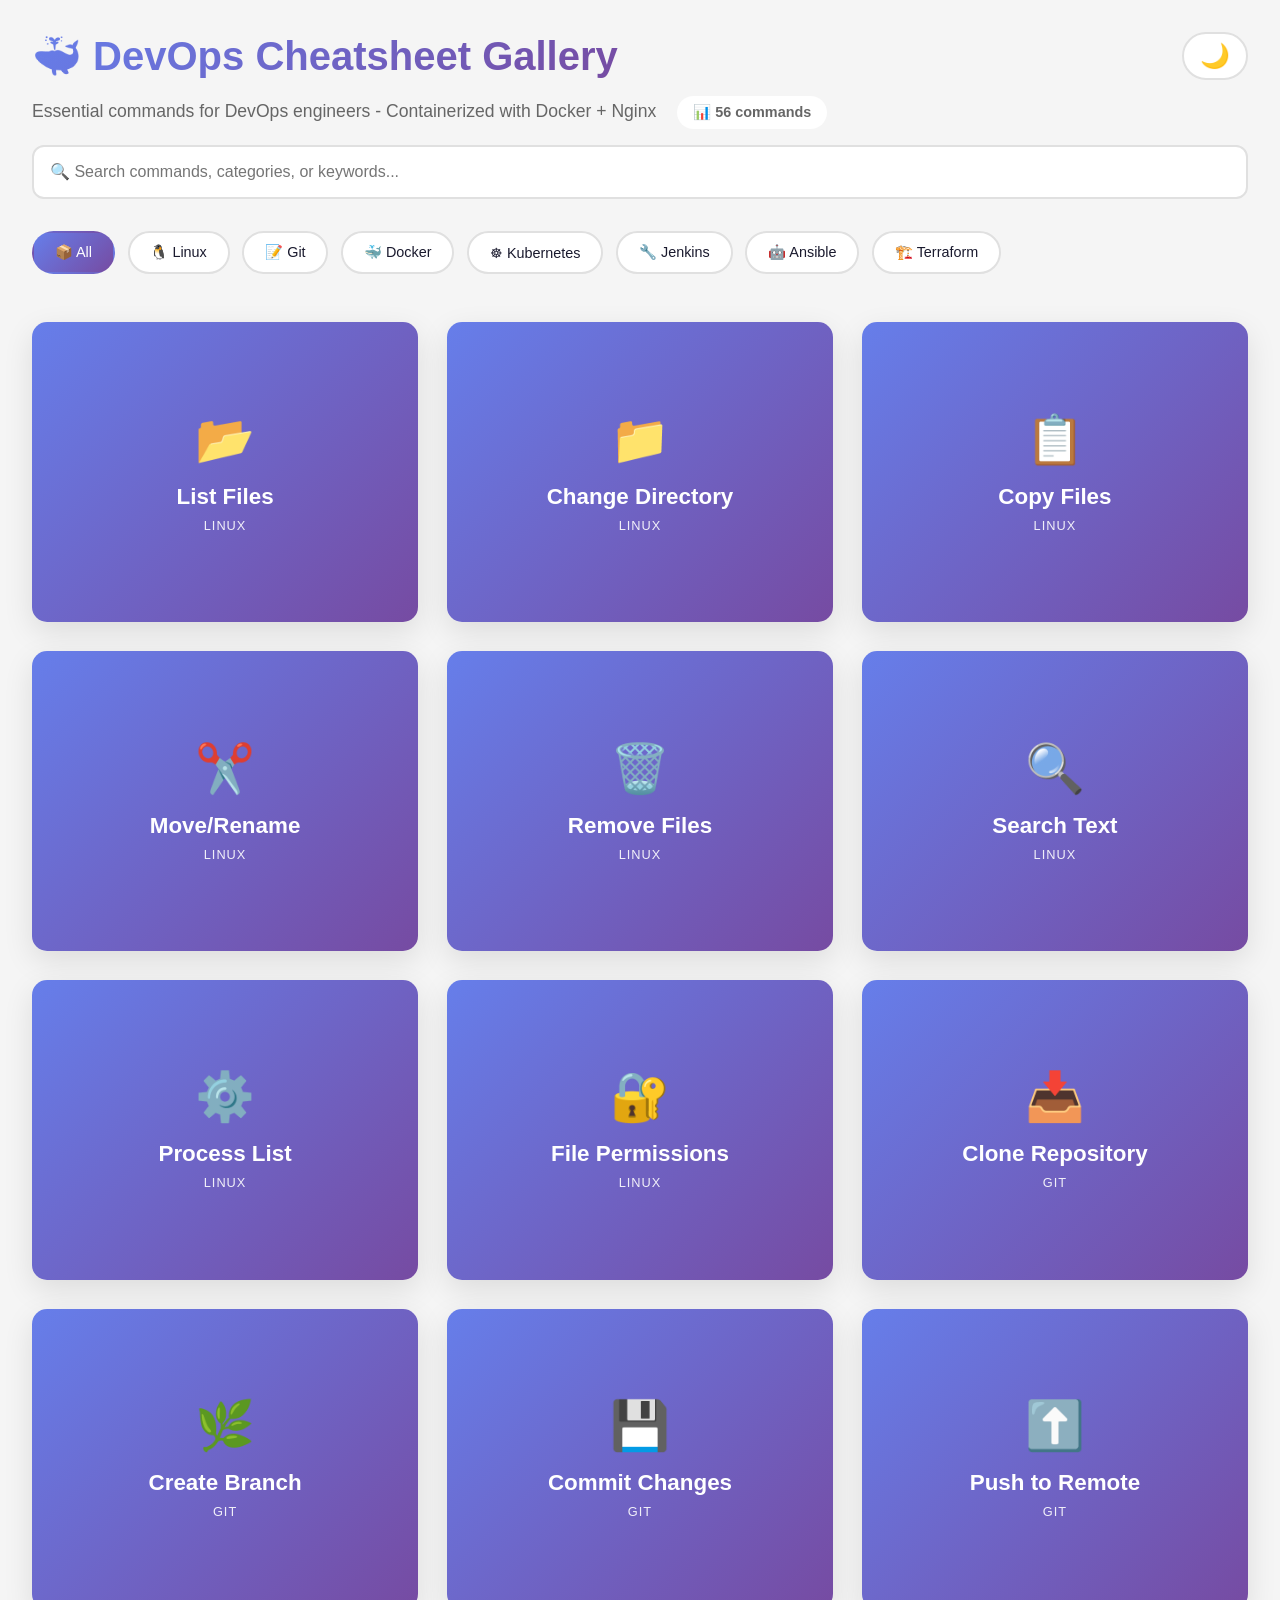
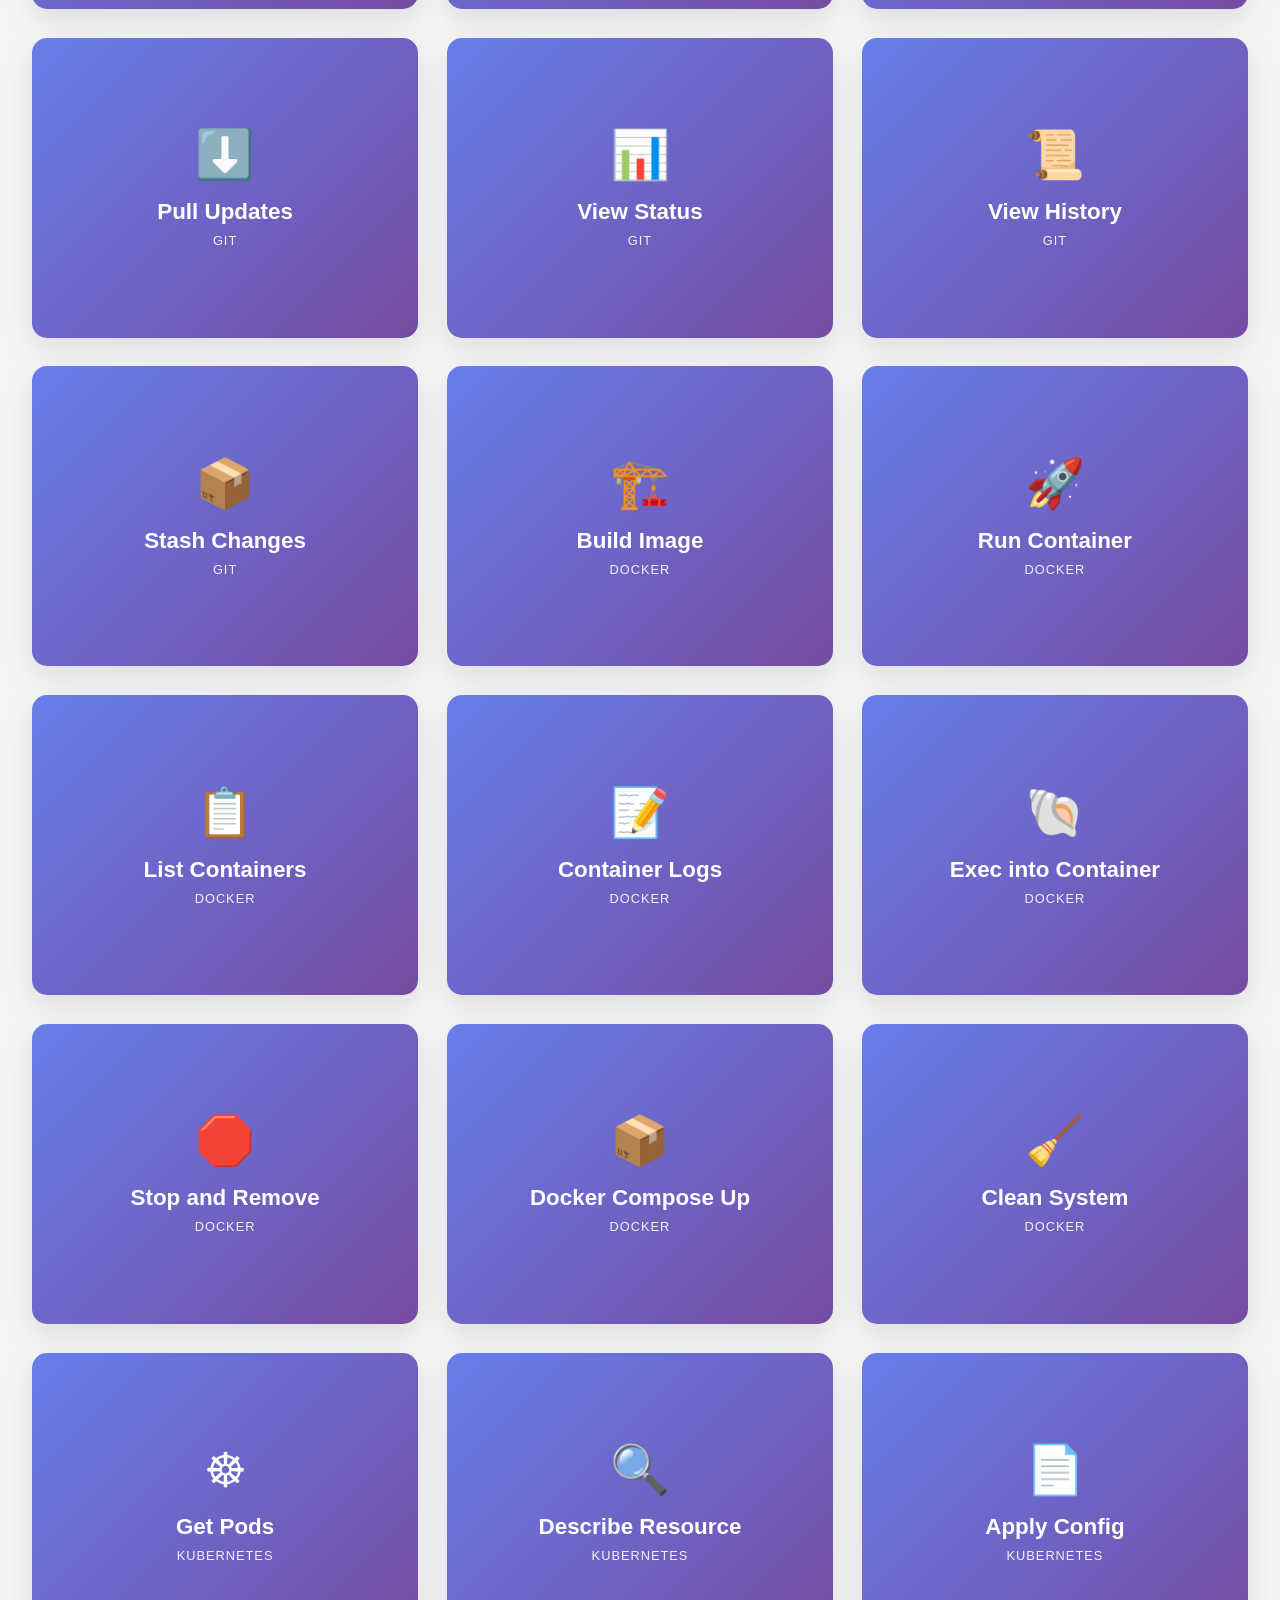
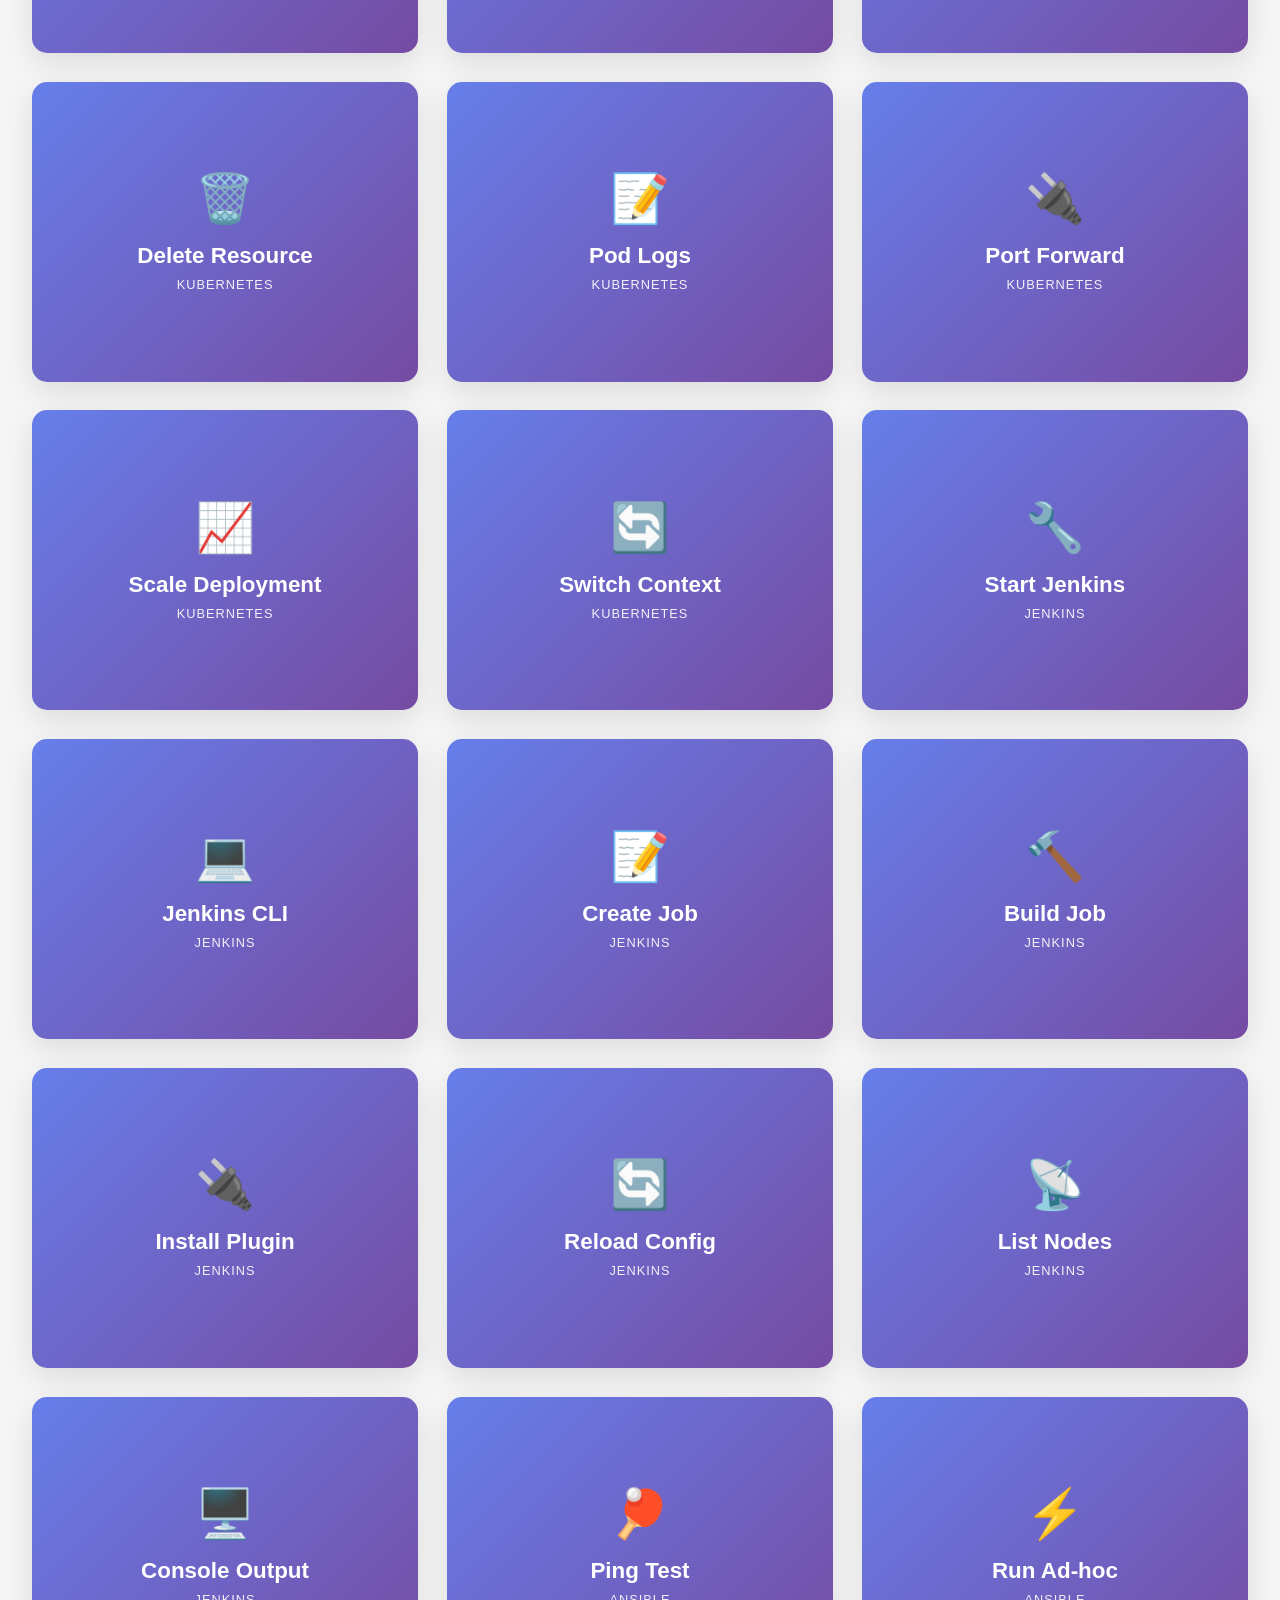
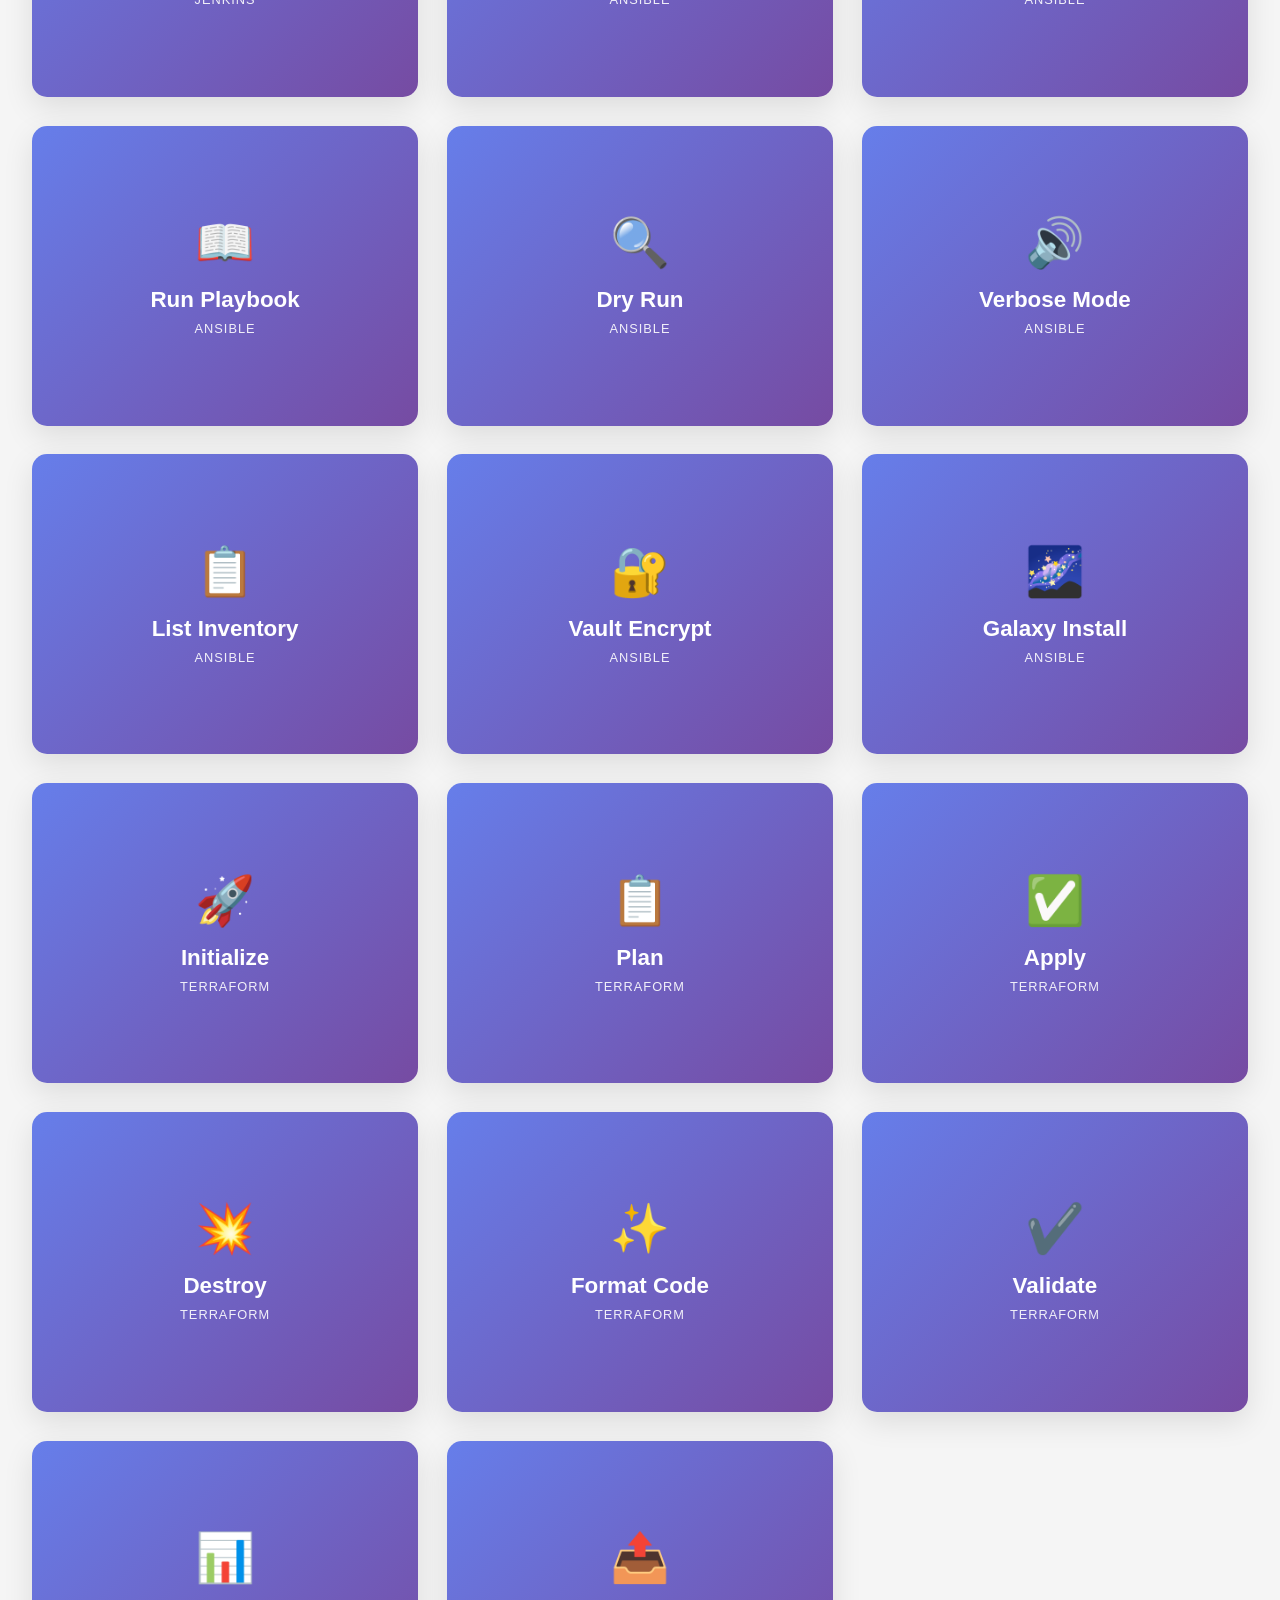
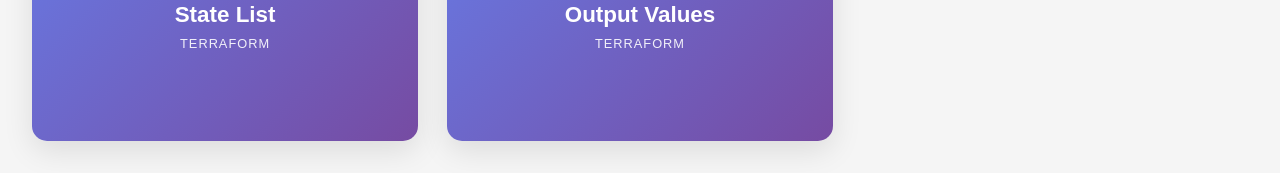
<file: Docker Projects/Devops_Cheatsheet/index.html>
<!DOCTYPE html>
<html lang="en">
<head>
    <meta charset="UTF-8">
    <meta name="viewport" content="width=device-width, initial-scale=1.0">
    <title>DevOps Cheatsheet Gallery | Dockerized App</title>
    <style>
        * {
            margin: 0;
            padding: 0;
            box-sizing: border-box;
        }

        :root {
            --bg-primary: #f5f5f5;
            --bg-secondary: #ffffff;
            --text-primary: #1a1a2e;
            --text-secondary: #666;
            --card-bg: #ffffff;
            --card-front-bg: linear-gradient(135deg, #667eea 0%, #764ba2 100%);
            --card-back-bg: #ffffff;
            --border-color: #e0e0e0;
            --shadow: 0 10px 30px rgba(0,0,0,0.1);
            --toast-bg: #333;
            --toast-text: white;
        }

        body.dark {
            --bg-primary: #1a1a2e;
            --bg-secondary: #16213e;
            --text-primary: #eee;
            --text-secondary: #aaa;
            --card-bg: #0f3460;
            --card-front-bg: linear-gradient(135deg, #667eea 0%, #764ba2 100%);
            --card-back-bg: #0f3460;
            --border-color: #2a3f5e;
            --shadow: 0 10px 30px rgba(0,0,0,0.3);
            --toast-bg: #00ff9d;
            --toast-text: #1a1a2e;
        }

        body {
            font-family: -apple-system, BlinkMacSystemFont, 'Segoe UI', Roboto, 'Helvetica Neue', sans-serif;
            background: var(--bg-primary);
            color: var(--text-primary);
            transition: all 0.3s ease;
        }

        .container {
            max-width: 1600px;
            margin: 0 auto;
            padding: 2rem;
        }

        header {
            margin-bottom: 3rem;
        }

        .header-top {
            display: flex;
            justify-content: space-between;
            align-items: center;
            margin-bottom: 1rem;
            flex-wrap: wrap;
            gap: 1rem;
        }

        h1 {
            font-size: 2.5rem;
            background: linear-gradient(135deg, #667eea 0%, #764ba2 100%);
            -webkit-background-clip: text;
            background-clip: text;
            color: transparent;
        }

        .dark-mode-btn {
            background: var(--card-bg);
            border: 2px solid var(--border-color);
            font-size: 1.5rem;
            cursor: pointer;
            padding: 0.5rem 1rem;
            border-radius: 50px;
            transition: all 0.3s ease;
            color: var(--text-primary);
        }

        .dark-mode-btn:hover {
            transform: scale(1.05);
        }

        .subtitle {
            color: var(--text-secondary);
            margin-bottom: 1rem;
            font-size: 1.1rem;
        }

        .stats {
            display: inline-block;
            background: var(--card-bg);
            padding: 0.5rem 1rem;
            border-radius: 50px;
            font-size: 0.9rem;
            margin-left: 1rem;
            font-weight: bold;
        }

        .search-container {
            position: relative;
            margin-bottom: 2rem;
        }

        .search-input {
            width: 100%;
            padding: 1rem;
            font-size: 1rem;
            border: 2px solid var(--border-color);
            border-radius: 12px;
            background: var(--card-bg);
            color: var(--text-primary);
            transition: all 0.3s ease;
        }

        .search-input:focus {
            outline: none;
            border-color: #667eea;
            box-shadow: 0 0 0 3px rgba(102,126,234,0.1);
        }

        .clear-btn {
            position: absolute;
            right: 15px;
            top: 50%;
            transform: translateY(-50%);
            background: none;
            border: none;
            font-size: 1.2rem;
            cursor: pointer;
            color: var(--text-secondary);
            padding: 5px;
        }

        .filters {
            display: flex;
            gap: 0.8rem;
            flex-wrap: wrap;
            margin-bottom: 2rem;
        }

        .filter-btn {
            padding: 0.7rem 1.3rem;
            border: 2px solid var(--border-color);
            background: var(--card-bg);
            color: var(--text-primary);
            border-radius: 50px;
            cursor: pointer;
            transition: all 0.3s ease;
            font-weight: 500;
            font-size: 0.9rem;
        }

        .filter-btn:hover {
            transform: translateY(-2px);
            border-color: #667eea;
        }

        .filter-btn.active {
            background: linear-gradient(135deg, #667eea 0%, #764ba2 100%);
            color: white;
            border-color: transparent;
        }

        .cards-grid {
            display: grid;
            grid-template-columns: repeat(auto-fill, minmax(350px, 1fr));
            gap: 1.8rem;
        }

        .card {
            background: transparent;
            height: 300px;
            perspective: 1000px;
            cursor: pointer;
        }

        .card-inner {
            position: relative;
            width: 100%;
            height: 100%;
            text-align: center;
            transition: transform 0.6s;
            transform-style: preserve-3d;
            border-radius: 15px;
        }

        .card.flipped .card-inner {
            transform: rotateY(180deg);
        }

        .card-front, .card-back {
            position: absolute;
            width: 100%;
            height: 100%;
            backface-visibility: hidden;
            border-radius: 15px;
            padding: 1.5rem;
            display: flex;
            flex-direction: column;
            justify-content: center;
            box-shadow: var(--shadow);
        }

        .card-front {
            background: var(--card-front-bg);
            color: white;
            transform: rotateY(0deg);
        }

        .category-icon {
            font-size: 3rem;
            margin-bottom: 1rem;
        }

        .card-front h3 {
            font-size: 1.4rem;
            margin-bottom: 0.5rem;
        }

        .card-front .category {
            font-size: 0.8rem;
            opacity: 0.9;
            text-transform: uppercase;
            letter-spacing: 1px;
        }

        .card-back {
            background: var(--card-back-bg);
            color: var(--text-primary);
            transform: rotateY(180deg);
            text-align: left;
            overflow-y: auto;
        }

        .command {
            background: rgba(102,126,234,0.1);
            padding: 0.75rem;
            border-radius: 8px;
            margin: 0.5rem 0;
            font-family: 'Courier New', monospace;
            font-size: 0.85rem;
            display: flex;
            justify-content: space-between;
            align-items: center;
            gap: 0.5rem;
            flex-wrap: wrap;
        }

        .command code {
            flex: 1;
            font-size: 0.8rem;
            word-break: break-all;
        }

        .copy-btn {
            background: #667eea;
            color: white;
            border: none;
            padding: 0.25rem 0.75rem;
            border-radius: 5px;
            cursor: pointer;
            font-size: 0.7rem;
            transition: all 0.2s;
        }

        .copy-btn:hover {
            background: #764ba2;
            transform: scale(1.05);
        }

        .description {
            font-size: 0.85rem;
            color: var(--text-secondary);
            margin-top: 0.5rem;
            line-height: 1.4;
        }

        .no-results {
            text-align: center;
            padding: 4rem;
            grid-column: 1 / -1;
            color: var(--text-secondary);
        }

        .toast {
            position: fixed;
            bottom: 30px;
            right: 30px;
            background: var(--toast-bg);
            color: var(--toast-text);
            padding: 1rem 1.5rem;
            border-radius: 50px;
            font-weight: 500;
            opacity: 0;
            transition: opacity 0.3s ease;
            pointer-events: none;
            z-index: 1000;
            box-shadow: 0 5px 15px rgba(0,0,0,0.2);
        }

        .toast.show {
            opacity: 1;
        }

        @media (max-width: 768px) {
            .container {
                padding: 1rem;
            }
            h1 {
                font-size: 1.8rem;
            }
            .cards-grid {
                grid-template-columns: 1fr;
            }
            .filter-btn {
                padding: 0.5rem 1rem;
                font-size: 0.8rem;
            }
        }
    </style>
</head>
<body>
    <div class="container">
        <header>
            <div class="header-top">
                <h1>🐳 DevOps Cheatsheet Gallery</h1>
                <button id="darkModeToggle" class="dark-mode-btn">🌙</button>
            </div>
            <p class="subtitle">
                Essential commands for DevOps engineers - Containerized with Docker + Nginx
                <span id="stats" class="stats">📊 Loading...</span>
            </p>
            
            <div class="search-container">
                <input type="text" id="searchInput" placeholder="🔍 Search commands, categories, or keywords..." class="search-input">
                <button id="clearSearch" class="clear-btn" style="display: none;">✖</button>
            </div>
            
            <div class="filters">
                <button class="filter-btn active" data-category="all">📦 All</button>
                <button class="filter-btn" data-category="linux">🐧 Linux</button>
                <button class="filter-btn" data-category="git">📝 Git</button>
                <button class="filter-btn" data-category="docker">🐳 Docker</button>
                <button class="filter-btn" data-category="kubernetes">☸ Kubernetes</button>
                <button class="filter-btn" data-category="jenkins">🔧 Jenkins</button>
                <button class="filter-btn" data-category="ansible">🤖 Ansible</button>
                <button class="filter-btn" data-category="terraform">🏗️ Terraform</button>
            </div>
        </header>

        <div id="cardsGrid" class="cards-grid"></div>
        <div id="toast" class="toast">✅ Copied to clipboard!</div>
    </div>

    <script>
        // Define cheatsheets data at the top level
        const cheatsheets = [
            // LINUX (8 commands)
            { id: 1, title: "List Files", category: "linux", icon: "📂", command: "ls -la", description: "List all files with detailed information including hidden files" },
            { id: 2, title: "Change Directory", category: "linux", icon: "📁", command: "cd /path/to/directory", description: "Navigate to a specific directory" },
            { id: 3, title: "Copy Files", category: "linux", icon: "📋", command: "cp source.txt destination.txt", description: "Copy files or directories from source to destination" },
            { id: 4, title: "Move/Rename", category: "linux", icon: "✂️", command: "mv oldname.txt newname.txt", description: "Move files or rename them" },
            { id: 5, title: "Remove Files", category: "linux", icon: "🗑️", command: "rm -rf directory/", description: "Remove files or directories forcefully" },
            { id: 6, title: "Search Text", category: "linux", icon: "🔍", command: "grep -r 'pattern' /path/", description: "Search recursively for text pattern in files" },
            { id: 7, title: "Process List", category: "linux", icon: "⚙️", command: "ps aux | grep process", description: "View all running processes and filter by name" },
            { id: 8, title: "File Permissions", category: "linux", icon: "🔐", command: "chmod 755 script.sh", description: "Change file permissions (755 = rwxr-xr-x)" },
            
            // GIT (8 commands)
            { id: 9, title: "Clone Repository", category: "git", icon: "📥", command: "git clone https://github.com/user/repo.git", description: "Clone a remote repository to your local machine" },
            { id: 10, title: "Create Branch", category: "git", icon: "🌿", command: "git checkout -b feature-branch", description: "Create and switch to a new branch" },
            { id: 11, title: "Commit Changes", category: "git", icon: "💾", command: "git add . && git commit -m 'message'", description: "Stage all changes and commit with a message" },
            { id: 12, title: "Push to Remote", category: "git", icon: "⬆️", command: "git push origin main", description: "Push local commits to remote repository" },
            { id: 13, title: "Pull Updates", category: "git", icon: "⬇️", command: "git pull origin main", description: "Pull latest changes from remote branch" },
            { id: 14, title: "View Status", category: "git", icon: "📊", command: "git status", description: "Show working tree status (modified, staged files)" },
            { id: 15, title: "View History", category: "git", icon: "📜", command: "git log --oneline --graph", description: "View commit history as a graph with one line per commit" },
            { id: 16, title: "Stash Changes", category: "git", icon: "📦", command: "git stash push -m 'message'", description: "Temporarily save uncommitted changes" },
            
            // DOCKER (8 commands)
            { id: 17, title: "Build Image", category: "docker", icon: "🏗️", command: "docker build -t myapp:latest .", description: "Build a Docker image from Dockerfile" },
            { id: 18, title: "Run Container", category: "docker", icon: "🚀", command: "docker run -d -p 8080:80 --name myapp myapp:latest", description: "Run container in detached mode with port mapping" },
            { id: 19, title: "List Containers", category: "docker", icon: "📋", command: "docker ps -a", description: "List all containers (running and stopped)" },
            { id: 20, title: "Container Logs", category: "docker", icon: "📝", command: "docker logs -f container-name", description: "Follow and view container logs in real-time" },
            { id: 21, title: "Exec into Container", category: "docker", icon: "🐚", command: "docker exec -it container-name /bin/bash", description: "Access shell inside running container" },
            { id: 22, title: "Stop and Remove", category: "docker", icon: "🛑", command: "docker stop container-id && docker rm container-id", description: "Stop and remove a container" },
            { id: 23, title: "Docker Compose Up", category: "docker", icon: "📦", command: "docker-compose up -d", description: "Start all services defined in docker-compose.yml" },
            { id: 24, title: "Clean System", category: "docker", icon: "🧹", command: "docker system prune -a -f", description: "Remove all unused containers, networks, and images" },
            
            // KUBERNETES (8 commands)
            { id: 25, title: "Get Pods", category: "kubernetes", icon: "☸", command: "kubectl get pods -n namespace", description: "List all pods in specified namespace" },
            { id: 26, title: "Describe Resource", category: "kubernetes", icon: "🔍", command: "kubectl describe pod pod-name", description: "Get detailed information about a resource" },
            { id: 27, title: "Apply Config", category: "kubernetes", icon: "📄", command: "kubectl apply -f deployment.yaml", description: "Apply or update configuration from file" },
            { id: 28, title: "Delete Resource", category: "kubernetes", icon: "🗑️", command: "kubectl delete -f deployment.yaml", description: "Delete resources defined in file" },
            { id: 29, title: "Pod Logs", category: "kubernetes", icon: "📝", command: "kubectl logs -f pod-name", description: "Stream logs from a specific pod" },
            { id: 30, title: "Port Forward", category: "kubernetes", icon: "🔌", command: "kubectl port-forward pod-name 8080:80", description: "Forward local port to a pod" },
            { id: 31, title: "Scale Deployment", category: "kubernetes", icon: "📈", command: "kubectl scale deployment myapp --replicas=5", description: "Scale deployment to desired replicas" },
            { id: 32, title: "Switch Context", category: "kubernetes", icon: "🔄", command: "kubectl config use-context prod-cluster", description: "Switch between different clusters" },
            
            // JENKINS (8 commands)
            { id: 33, title: "Start Jenkins", category: "jenkins", icon: "🔧", command: "sudo systemctl start jenkins", description: "Start Jenkins service on Linux" },
            { id: 34, title: "Jenkins CLI", category: "jenkins", icon: "💻", command: "java -jar jenkins-cli.jar -s http://localhost:8080 help", description: "Use Jenkins CLI tool for automation" },
            { id: 35, title: "Create Job", category: "jenkins", icon: "📝", command: "create-job job-name < config.xml", description: "Create a new Jenkins job from XML config" },
            { id: 36, title: "Build Job", category: "jenkins", icon: "🔨", command: "build job-name -s -v", description: "Trigger a Jenkins job build with parameters" },
            { id: 37, title: "Install Plugin", category: "jenkins", icon: "🔌", command: "install-plugin plugin-name -deploy", description: "Install and deploy a Jenkins plugin" },
            { id: 38, title: "Reload Config", category: "jenkins", icon: "🔄", command: "reload-configuration", description: "Reload Jenkins configuration from disk" },
            { id: 39, title: "List Nodes", category: "jenkins", icon: "📡", command: "list-nodes", description: "List all Jenkins nodes/agents" },
            { id: 40, title: "Console Output", category: "jenkins", icon: "🖥️", command: "console job-name #build-number", description: "Get console output of a specific build" },
            
            // ANSIBLE (8 commands)
            { id: 41, title: "Ping Test", category: "ansible", icon: "🏓", command: "ansible all -m ping", description: "Test connectivity to all hosts" },
            { id: 42, title: "Run Ad-hoc", category: "ansible", icon: "⚡", command: "ansible webservers -a 'uptime'", description: "Run command on specific host group" },
            { id: 43, title: "Run Playbook", category: "ansible", icon: "📖", command: "ansible-playbook site.yml", description: "Execute an Ansible playbook" },
            { id: 44, title: "Dry Run", category: "ansible", icon: "🔍", command: "ansible-playbook site.yml --check", description: "Check mode - preview changes without applying" },
            { id: 45, title: "Verbose Mode", category: "ansible", icon: "🔊", command: "ansible-playbook site.yml -vvv", description: "Run playbook with verbose output for debugging" },
            { id: 46, title: "List Inventory", category: "ansible", icon: "📋", command: "ansible-inventory --list", description: "List all hosts in inventory" },
            { id: 47, title: "Vault Encrypt", category: "ansible", icon: "🔐", command: "ansible-vault encrypt secrets.yml", description: "Encrypt sensitive files with Ansible Vault" },
            { id: 48, title: "Galaxy Install", category: "ansible", icon: "🌌", command: "ansible-galaxy install username.role_name", description: "Install Ansible roles from Galaxy" },
            
            // TERRAFORM (8 commands)
            { id: 49, title: "Initialize", category: "terraform", icon: "🚀", command: "terraform init", description: "Initialize Terraform working directory" },
            { id: 50, title: "Plan", category: "terraform", icon: "📋", command: "terraform plan -out=tfplan", description: "Preview infrastructure changes and save plan" },
            { id: 51, title: "Apply", category: "terraform", icon: "✅", command: "terraform apply tfplan", description: "Apply planned infrastructure changes" },
            { id: 52, title: "Destroy", category: "terraform", icon: "💥", command: "terraform destroy -auto-approve", description: "Destroy all infrastructure resources" },
            { id: 53, title: "Format Code", category: "terraform", icon: "✨", command: "terraform fmt -recursive", description: "Format Terraform files consistently" },
            { id: 54, title: "Validate", category: "terraform", icon: "✔️", command: "terraform validate", description: "Validate configuration syntax" },
            { id: 55, title: "State List", category: "terraform", icon: "📊", command: "terraform state list", description: "List resources in Terraform state" },
            { id: 56, title: "Output Values", category: "terraform", icon: "📤", command: "terraform output", description: "Show output values from configuration" }
        ];

        // Log to console to verify data loaded
        console.log('Cheatsheets loaded:', cheatsheets.length, 'commands');

        // DOM elements
        const cardsGrid = document.getElementById('cardsGrid');
        const searchInput = document.getElementById('searchInput');
        const clearSearchBtn = document.getElementById('clearSearch');
        const darkModeToggle = document.getElementById('darkModeToggle');
        const toast = document.getElementById('toast');
        const statsSpan = document.getElementById('stats');

        // State
        let currentCategory = 'all';
        let currentSearchTerm = '';
        let isDarkMode = localStorage.getItem('darkMode') === 'true';

        // Initialize dark mode
        function initDarkMode() {
            if (isDarkMode) {
                document.body.classList.add('dark');
                darkModeToggle.textContent = '☀️';
            } else {
                document.body.classList.remove('dark');
                darkModeToggle.textContent = '🌙';
            }
        }

        // Show toast
        function showToast(message) {
            toast.textContent = message || '✅ Copied to clipboard!';
            toast.classList.add('show');
            setTimeout(() => {
                toast.classList.remove('show');
            }, 2000);
        }

        // Copy to clipboard
        async function copyToClipboard(text, button) {
            try {
                await navigator.clipboard.writeText(text);
                const originalText = button.innerHTML;
                button.innerHTML = '✓ Copied!';
                setTimeout(() => {
                    button.innerHTML = originalText;
                }, 1500);
                showToast(`📋 Copied: ${text.substring(0, 40)}${text.length > 40 ? '...' : ''}`);
            } catch (err) {
                console.error('Copy failed:', err);
                showToast('❌ Failed to copy. Select text manually.');
            }
        }

        // Escape HTML
        function escapeHtml(str) {
            if (!str) return '';
            return str.replace(/[&<>]/g, function(m) {
                if (m === '&') return '&amp;';
                if (m === '<') return '&lt;';
                if (m === '>') return '&gt;';
                return m;
            });
        }

        // Update stats
        function updateStats(filteredCount) {
            statsSpan.textContent = `📊 ${filteredCount} commands`;
        }

        // Render cards
        function renderCards() {
            // Start with all cheatsheets
            let filtered = [...cheatsheets];
            
            // Apply category filter
            if (currentCategory !== 'all') {
                filtered = filtered.filter(item => item.category === currentCategory);
            }
            
            // Apply search filter
            if (currentSearchTerm.trim()) {
                const term = currentSearchTerm.toLowerCase();
                filtered = filtered.filter(item => 
                    item.title.toLowerCase().includes(term) ||
                    item.command.toLowerCase().includes(term) ||
                    item.description.toLowerCase().includes(term) ||
                    item.category.toLowerCase().includes(term)
                );
            }
            
            // Update stats
            updateStats(filtered.length);
            
            // Check if no results
            if (filtered.length === 0) {
                cardsGrid.innerHTML = `
                    <div class="no-results">
                        <div style="font-size: 4rem;">🔍</div>
                        <h3>No commands found</h3>
                        <p>Try a different search term or category</p>
                        <button onclick="document.getElementById('searchInput').value=''; document.getElementById('searchInput').dispatchEvent(new Event('input'))" style="margin-top: 1rem; padding: 0.5rem 1rem; background: #667eea; color: white; border: none; border-radius: 5px; cursor: pointer;">Clear Search</button>
                    </div>`;
                return;
            }
            
            // Generate cards HTML
            cardsGrid.innerHTML = filtered.map(item => `
                <div class="card" data-id="${item.id}">
                    <div class="card-inner">
                        <div class="card-front">
                            <div class="category-icon">${escapeHtml(item.icon)}</div>
                            <h3>${escapeHtml(item.title)}</h3>
                            <div class="category">${escapeHtml(item.category.toUpperCase())}</div>
                        </div>
                        <div class="card-back">
                            <div class="command">
                                <code>${escapeHtml(item.command)}</code>
                                <button class="copy-btn" data-command="${escapeHtml(item.command)}">📋 Copy</button>
                            </div>
                            <div class="description">${escapeHtml(item.description)}</div>
                            <small style="display: block; margin-top: 1rem; text-align: center; opacity: 0.7;">↺ Click to flip back</small>
                        </div>
                    </div>
                </div>
            `).join('');
            
            // Add flip listeners
            document.querySelectorAll('.card').forEach(card => {
                card.addEventListener('click', (e) => {
                    if (e.target.classList.contains('copy-btn')) return;
                    card.classList.toggle('flipped');
                });
            });
            
            // Add copy listeners
            document.querySelectorAll('.copy-btn').forEach(btn => {
                btn.addEventListener('click', (e) => {
                    e.stopPropagation();
                    copyToClipboard(btn.getAttribute('data-command'), btn);
                });
            });
        }

        // Event handlers
        function handleSearch() {
            currentSearchTerm = searchInput.value;
            clearSearchBtn.style.display = currentSearchTerm ? 'block' : 'none';
            renderCards();
        }
        
        function clearSearch() {
            searchInput.value = '';
            handleSearch();
            searchInput.focus();
        }
        
        function toggleDarkMode() {
            isDarkMode = !isDarkMode;
            localStorage.setItem('darkMode', isDarkMode);
            initDarkMode();
        }
        
        // Initialize the app
        function init() {
            console.log('Initializing app...');
            initDarkMode();
            
            // Make sure elements exist
            if (!cardsGrid) {
                console.error('cardsGrid element not found!');
                return;
            }
            
            // Set up event listeners
            if (searchInput) searchInput.addEventListener('input', handleSearch);
            if (clearSearchBtn) clearSearchBtn.addEventListener('click', clearSearch);
            if (darkModeToggle) darkModeToggle.addEventListener('click', toggleDarkMode);
            
            // Category filter buttons
            document.querySelectorAll('.filter-btn').forEach(btn => {
                btn.addEventListener('click', () => {
                    document.querySelectorAll('.filter-btn').forEach(b => b.classList.remove('active'));
                    btn.classList.add('active');
                    currentCategory = btn.getAttribute('data-category');
                    renderCards();
                });
            });
            
            // Initial render
            renderCards();
            console.log('App initialized successfully!');
        }
        
        // Start the app when page loads
        if (document.readyState === 'loading') {
            document.addEventListener('DOMContentLoaded', init);
        } else {
            init();
        }
    </script>
</body>
</html>
</file>
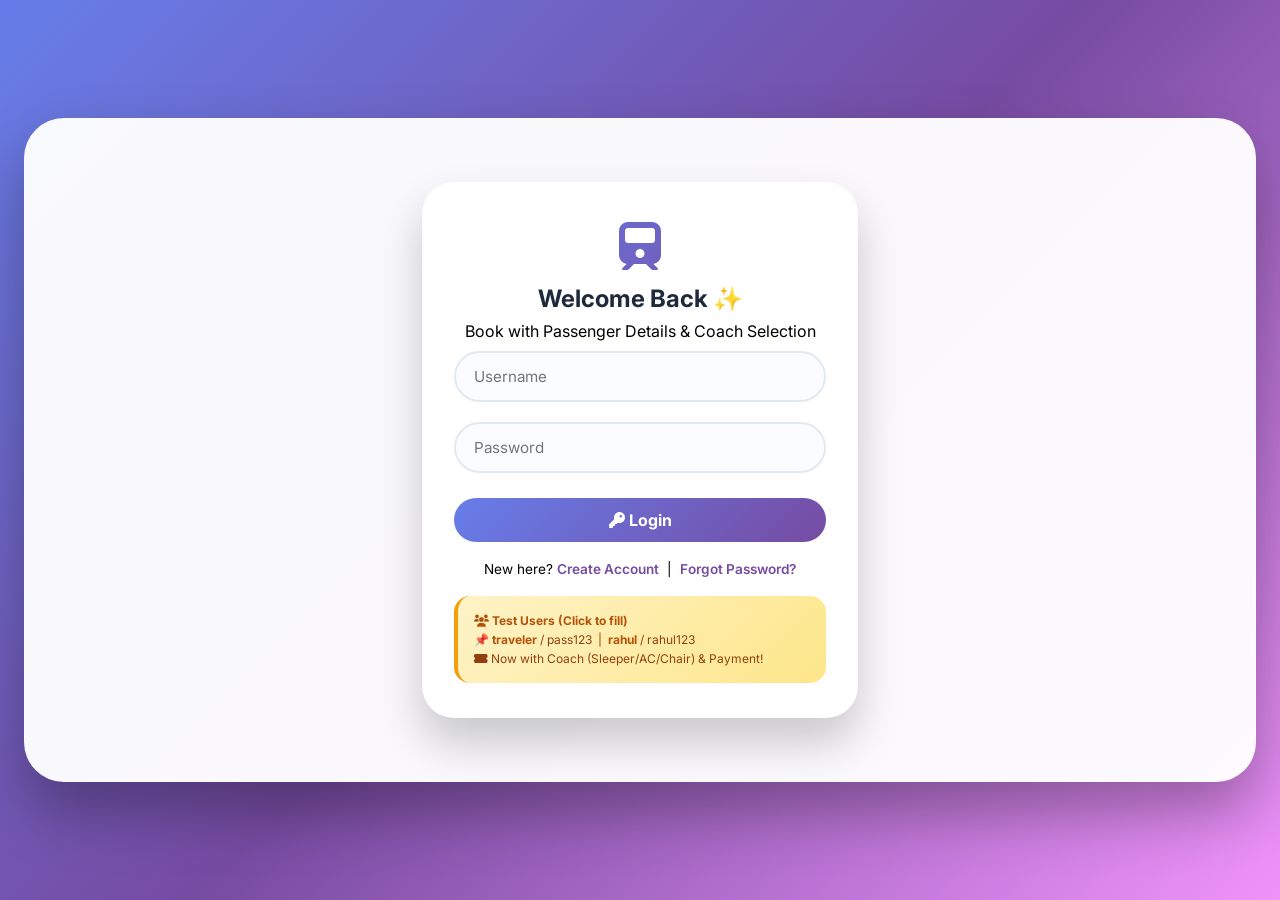
<file: Docker Projects/Train-Ticket-Booking-nginx/index.html>
<!DOCTYPE html>
<html lang="en">
<head>
    <meta charset="UTF-8">
    <meta name="viewport" content="width=device-width, initial-scale=1.0, user-scalable=yes">
    <title>RailWander - Complete Train Booking | Passenger, Coach & Payment</title>
    <!-- Google Fonts & Font Awesome -->
    <link href="https://fonts.googleapis.com/css2?family=Inter:opsz,wght@14..32,300;400;500;600;700;800&display=swap" rel="stylesheet">
    <link rel="stylesheet" href="https://cdnjs.cloudflare.com/ajax/libs/font-awesome/6.0.0-beta3/css/all.min.css">
    <style>
        * {
            margin: 0;
            padding: 0;
            box-sizing: border-box;
            font-family: 'Inter', sans-serif;
        }

        body {
            background: linear-gradient(135deg, #667eea 0%, #764ba2 50%, #f093fb 100%);
            min-height: 100vh;
            display: flex;
            justify-content: center;
            align-items: center;
            padding: 2rem 1.5rem;
        }

        .app-container {
            max-width: 1400px;
            width: 100%;
            background: rgba(255,255,255,0.96);
            border-radius: 2.5rem;
            box-shadow: 0 30px 60px rgba(0,0,0,0.3);
            overflow: hidden;
            position: relative;
            z-index: 1;
        }

        .hidden-section {
            display: none !important;
        }

        /* Auth Pages */
        .auth-container {
            max-width: 500px;
            margin: 2rem auto;
            padding: 2rem;
        }
        .auth-card {
            background: white;
            border-radius: 2rem;
            padding: 2.2rem 2rem;
            box-shadow: 0 25px 45px rgba(0,0,0,0.2);
            text-align: center;
        }
        .auth-icon {
            font-size: 3rem;
            background: linear-gradient(135deg, #667eea, #764ba2);
            background-clip: text;
            -webkit-background-clip: text;
            color: transparent;
            margin-bottom: 0.5rem;
        }
        .auth-card h2 {
            margin-bottom: 0.5rem;
            color: #1e293b;
            font-weight: 700;
        }
        .auth-input {
            width: 100%;
            padding: 14px 18px;
            margin: 10px 0;
            border-radius: 60px;
            border: 2px solid #e2e8f0;
            background: #fafcff;
            font-size: 0.95rem;
            outline: none;
        }
        .auth-input:focus {
            border-color: #f093fb;
            box-shadow: 0 0 0 3px rgba(240,147,251,0.2);
        }
        .auth-btn {
            background: linear-gradient(135deg, #667eea, #764ba2);
            width: 100%;
            padding: 12px;
            border-radius: 60px;
            color: white;
            font-weight: bold;
            border: none;
            margin-top: 15px;
            cursor: pointer;
            font-size: 1rem;
            transition: transform 0.2s;
        }
        .auth-btn:hover { transform: translateY(-2px); }
        .auth-footer { margin-top: 1.2rem; font-size: 0.85rem; }
        .auth-footer a { color: #764ba2; text-decoration: none; font-weight: 600; cursor: pointer; }
        .error-text { color: #dc2626; font-size: 0.8rem; margin-top: 8px; text-align: center; }
        .success-text { color: #16a34a; font-size: 0.8rem; margin-top: 8px; text-align: center; }
        .demo-users-box {
            background: linear-gradient(135deg, #fef3c7, #fde68a);
            border-radius: 1rem;
            padding: 0.8rem 1rem;
            margin-top: 1.2rem;
            text-align: left;
            border-left: 4px solid #f59e0b;
        }
        .demo-users-box p { font-size: 0.75rem; margin: 4px 0; color: #92400e; }
        .demo-users-box strong { color: #b45309; cursor: pointer; }

        /* Dashboard */
        .dashboard {
            padding: 1.8rem 2rem 2rem;
            background: linear-gradient(125deg, #fef9ff 0%, #f4f0ff 100%);
        }
        .header {
            display: flex;
            justify-content: space-between;
            align-items: center;
            flex-wrap: wrap;
            margin-bottom: 2rem;
            padding-bottom: 1rem;
            border-bottom: 3px solid #e0c3ff;
        }
        .logo h1 {
            font-size: 1.9rem;
            font-weight: 800;
            background: linear-gradient(135deg, #4f46e5, #d946ef);
            background-clip: text;
            -webkit-background-clip: text;
            color: transparent;
        }
        .user-info {
            background: white;
            padding: 0.5rem 1.5rem;
            border-radius: 60px;
            display: flex;
            align-items: center;
            gap: 15px;
            box-shadow: 0 4px 12px rgba(0,0,0,0.05);
        }
        .logout-btn {
            background: none;
            border: none;
            font-weight: 600;
            cursor: pointer;
            color: #dc2626;
            display: flex;
            gap: 6px;
            align-items: center;
        }
        .booking-card {
            background: rgba(255,255,255,0.9);
            border-radius: 1.8rem;
            padding: 1.5rem 2rem;
            margin-bottom: 2rem;
            box-shadow: 0 15px 35px rgba(0,0,0,0.1);
        }
        .form-row {
            display: flex;
            flex-wrap: wrap;
            gap: 1.2rem;
        }
        .input-group {
            flex: 1;
            min-width: 170px;
        }
        .input-group label {
            font-weight: 700;
            color: #4c1d95;
            margin-bottom: 6px;
            display: block;
        }
        .input-group input, .input-group select {
            width: 100%;
            padding: 12px 16px;
            border-radius: 1.2rem;
            border: 2px solid #e9d5ff;
            background: white;
            font-size: 0.95rem;
        }
        .station-hint { font-size: 0.7rem; color: #8b5cf6; margin-top: 4px; display: block; }
        .search-btn {
            background: linear-gradient(95deg, #f97316, #ec489a);
            border: none;
            padding: 0 1.8rem;
            border-radius: 2rem;
            font-weight: bold;
            color: white;
            margin-top: 28px;
            cursor: pointer;
            height: 48px;
        }
        .train-cards { display: flex; flex-direction: column; gap: 1rem; }
        .train-item {
            background: white;
            border-radius: 1.5rem;
            padding: 1rem 1.5rem;
            display: flex;
            flex-wrap: wrap;
            align-items: center;
            justify-content: space-between;
            border-left: 8px solid #a855f7;
            box-shadow: 0 4px 10px rgba(0,0,0,0.05);
            cursor: pointer;
            transition: 0.2s;
        }
        .train-item:hover { transform: scale(1.01); background: #faf5ff; }
        .train-name { font-weight: 800; font-size: 1.1rem; color: #2d1b69; }
        .fare { font-weight: 800; color: #e11d48; font-size: 1.3rem; }
        .select-train-btn {
            background: linear-gradient(120deg, #3b82f6, #9333ea);
            border: none;
            padding: 8px 26px;
            border-radius: 40px;
            color: white;
            font-weight: bold;
            cursor: pointer;
        }
        /* Passenger & Payment Modal Overlay */
        .modal-overlay {
            position: fixed;
            top: 0;
            left: 0;
            width: 100%;
            height: 100%;
            background: rgba(0,0,0,0.6);
            backdrop-filter: blur(5px);
            display: flex;
            justify-content: center;
            align-items: center;
            z-index: 1000;
        }
        .booking-modal {
            background: white;
            border-radius: 2rem;
            max-width: 550px;
            width: 90%;
            max-height: 85vh;
            overflow-y: auto;
            padding: 2rem;
            box-shadow: 0 30px 50px rgba(0,0,0,0.3);
        }
        .booking-modal h3 {
            font-size: 1.5rem;
            margin-bottom: 1rem;
            color: #1e293b;
            border-left: 5px solid #ec489a;
            padding-left: 15px;
        }
        .form-group {
            margin-bottom: 1.2rem;
        }
        .form-group label {
            font-weight: 600;
            display: block;
            margin-bottom: 5px;
            color: #334155;
        }
        .form-group input, .form-group select {
            width: 100%;
            padding: 10px 14px;
            border-radius: 1rem;
            border: 2px solid #e2e8f0;
        }
        .coach-options {
            display: flex;
            gap: 12px;
            flex-wrap: wrap;
            margin-top: 8px;
        }
        .coach-option {
            flex: 1;
            padding: 10px;
            text-align: center;
            border: 2px solid #e2e8f0;
            border-radius: 1rem;
            cursor: pointer;
            transition: 0.2s;
            background: #f8fafc;
        }
        .coach-option.selected {
            background: linear-gradient(135deg, #667eea, #764ba2);
            color: white;
            border-color: #764ba2;
        }
        .price-breakdown {
            background: #f1f5f9;
            padding: 1rem;
            border-radius: 1rem;
            margin: 1rem 0;
        }
        .payment-methods {
            display: flex;
            gap: 15px;
            margin: 15px 0;
            flex-wrap: wrap;
        }
        .payment-method {
            flex: 1;
            padding: 10px;
            text-align: center;
            border: 2px solid #e2e8f0;
            border-radius: 1rem;
            cursor: pointer;
            background: white;
        }
        .payment-method.selected {
            border-color: #22c55e;
            background: #f0fdf4;
        }
        .modal-actions {
            display: flex;
            gap: 12px;
            margin-top: 20px;
        }
        .confirm-btn {
            background: linear-gradient(95deg, #22c55e, #16a34a);
            flex: 1;
            padding: 12px;
            border: none;
            border-radius: 2rem;
            color: white;
            font-weight: bold;
            cursor: pointer;
        }
        .cancel-modal-btn {
            background: #e2e8f0;
            flex: 1;
            padding: 12px;
            border: none;
            border-radius: 2rem;
            font-weight: bold;
            cursor: pointer;
        }
        .my-tickets {
            background: linear-gradient(145deg, #ffffff, #fef9ff);
            border-radius: 1.5rem;
            padding: 1.2rem;
            margin-top: 1.5rem;
        }
        .ticket-list { display: flex; flex-wrap: wrap; gap: 1rem; }
        .ticket-card {
            background: #fff9f0;
            border-radius: 1.2rem;
            padding: 0.9rem;
            border-right: 5px solid #f97316;
            flex: 1;
            min-width: 240px;
        }
        .cancel-ticket {
            background: #fee2e2;
            border: none;
            padding: 4px 12px;
            border-radius: 40px;
            color: #b91c1c;
            font-size: 0.7rem;
            cursor: pointer;
            margin-top: 8px;
        }
        footer { text-align: center; margin-top: 2rem; color: #6b21a5; }
        @media (max-width: 680px) { .dashboard { padding: 1rem; } .train-item { flex-direction: column; align-items: flex-start; gap: 12px; } }
    </style>
</head>
<body>
<div class="app-container" id="appRoot">
    <!-- LOGIN PAGE -->
    <div id="loginPage">
        <div class="auth-container">
            <div class="auth-card">
                <div class="auth-icon"><i class="fas fa-train"></i></div>
                <h2>Welcome Back ✨</h2>
                <p>Book with Passenger Details & Coach Selection</p>
                <input type="text" id="loginUsername" class="auth-input" placeholder="Username">
                <input type="password" id="loginPassword" class="auth-input" placeholder="Password">
                <button id="doLoginBtn" class="auth-btn"><i class="fas fa-key"></i> Login</button>
                <div class="auth-footer">
                    New here? <a id="goToSignupLink">Create Account</a> &nbsp;|&nbsp;
                    <a id="goToForgotLink">Forgot Password?</a>
                </div>
                <div id="loginErrorMsg" class="error-text"></div>
                <div class="demo-users-box">
                    <p><strong><i class="fas fa-users"></i> Test Users (Click to fill)</strong></p>
                    <p>📌 <strong onclick="document.getElementById('loginUsername').value='traveler'; document.getElementById('loginPassword').value='pass123';">traveler</strong> / pass123 &nbsp;|&nbsp;
                       <strong onclick="document.getElementById('loginUsername').value='rahul'; document.getElementById('loginPassword').value='rahul123';">rahul</strong> / rahul123</p>
                    <p><i class="fas fa-ticket-alt"></i> Now with Coach (Sleeper/AC/Chair) & Payment!</p>
                </div>
            </div>
        </div>
    </div>

    <!-- SIGNUP & FORGOT PAGES (simplified) -->
    <div id="signupPage" class="hidden-section"><div class="auth-container"><div class="auth-card"><div class="auth-icon"><i class="fas fa-user-plus"></i></div><h2>Create Account</h2><input type="text" id="signupName" class="auth-input" placeholder="Full Name"><input type="text" id="signupUsername" class="auth-input" placeholder="Username"><input type="password" id="signupPassword" class="auth-input" placeholder="Password (min 4)"><input type="password" id="signupConfirm" class="auth-input" placeholder="Confirm"><button id="doSignupBtn" class="auth-btn">Sign Up</button><div class="auth-footer"><a id="backToLoginFromSignup">Login</a></div><div id="signupErrorMsg" class="error-text"></div><div id="signupSuccessMsg" class="success-text"></div></div></div></div>
    <div id="forgotPage" class="hidden-section"><div class="auth-container"><div class="auth-card"><div class="auth-icon"><i class="fas fa-lock"></i></div><h2>Reset Password</h2><input type="text" id="forgotUsername" class="auth-input" placeholder="Username"><input type="password" id="newPassword" class="auth-input" placeholder="New Password"><input type="password" id="confirmNewPassword" class="auth-input" placeholder="Confirm"><button id="doResetBtn" class="auth-btn">Reset</button><div class="auth-footer"><a id="backToLoginFromForgot">Back to Login</a></div><div id="forgotErrorMsg" class="error-text"></div><div id="forgotSuccessMsg" class="success-text"></div></div></div></div>

    <!-- DASHBOARD -->
    <div id="dashboardView" class="hidden-section">
        <div class="dashboard">
            <div class="header">
                <div class="logo"><h1><i class="fas fa-train"></i> RailWander</h1><p>Coach Selection • Secure Payment</p></div>
                <div class="user-info"><i class="fas fa-user-astronaut"></i> <span id="displayUsername">User</span><button id="logoutBtn" class="logout-btn"><i class="fas fa-sign-out-alt"></i> Exit</button></div>
            </div>
            <div class="booking-card">
                <div class="form-row">
                    <div class="input-group"><label><i class="fas fa-map-marker-alt"></i> From</label><input type="text" id="fromStation" value="Delhi" list="stationList"><datalist id="stationList"></datalist></div>
                    <div class="input-group"><label><i class="fas fa-flag-checkered"></i> To</label><input type="text" id="toStation" value="Mumbai" list="stationList2"><datalist id="stationList2"></datalist></div>
                    <div class="input-group"><label><i class="fas fa-calendar"></i> Date</label><input type="date" id="journeyDate"></div>
                    <div class="input-group"><button id="searchTrainsBtn" class="search-btn"><i class="fas fa-search"></i> Find Trains</button></div>
                </div>
            </div>
            <div class="trains-section"><h3><i class="fas fa-subway"></i> ✨ Select a Train</h3><div id="trainsListContainer" class="train-cards"><div style="padding:2rem; text-align:center;">🔍 Search trains (e.g., Delhi → Mumbai)</div></div></div>
            <div class="my-tickets"><h3><i class="fas fa-ticket-alt"></i> 🎫 My Bookings</h3><div id="ticketsContainer" class="ticket-list"><div class="empty-msg">No tickets yet.</div></div></div>
            <footer>⭐ Passenger Details • Coach (Sleeper/AC/Chair) • Payment (Card/UPI)</footer>
        </div>
    </div>
</div>

<script>
    // ---------- TRAIN DATABASE with 25+ routes ----------
    const allTrains = [
        { id: "T101", name: "Shatabdi Express", from: "Delhi", to: "Mumbai", departure: "06:00 AM", arrival: "02:30 PM", duration: "8h 30m", baseFare: 1850, seats: 45 },
        { id: "T102", name: "Duronto Express", from: "Delhi", to: "Mumbai", departure: "10:45 PM", arrival: "06:15 AM", duration: "7h 30m", baseFare: 2100, seats: 28 },
        { id: "T103", name: "Rajdhani Exp", from: "Delhi", to: "Kolkata", departure: "04:30 PM", arrival: "09:55 AM", duration: "17h 25m", baseFare: 2750, seats: 62 },
        { id: "T104", name: "Vande Bharat", from: "Delhi", to: "Agra", departure: "06:10 AM", arrival: "08:20 AM", duration: "2h 10m", baseFare: 850, seats: 110 },
        { id: "T105", name: "Coromandel Exp", from: "Chennai", to: "Delhi", departure: "07:15 AM", arrival: "10:50 AM", duration: "27h 35m", baseFare: 2420, seats: 38 },
        { id: "T106", name: "Tejas Express", from: "Mumbai", to: "Goa", departure: "09:30 AM", arrival: "05:45 PM", duration: "8h 15m", baseFare: 2250, seats: 32 },
        { id: "T107", name: "Double Decker", from: "Bengaluru", to: "Chennai", departure: "07:15 AM", arrival: "11:20 AM", duration: "4h 05m", baseFare: 990, seats: 88 },
        { id: "T108", name: "Garib Rath", from: "Delhi", to: "Mumbai", departure: "08:15 PM", arrival: "07:30 AM", duration: "11h 15m", baseFare: 1250, seats: 72 },
        { id: "T109", name: "Deccan Queen", from: "Mumbai", to: "Pune", departure: "07:15 AM", arrival: "10:25 AM", duration: "3h 10m", baseFare: 550, seats: 95 },
        { id: "T110", name: "Kacheguda Exp", from: "Hyderabad", to: "Bengaluru", departure: "06:30 PM", arrival: "06:30 AM", duration: "12h", baseFare: 1650, seats: 52 },
        { id: "T111", name: "Jaipur Superfast", from: "Jaipur", to: "Delhi", departure: "06:15 AM", arrival: "10:45 AM", duration: "4h 30m", baseFare: 750, seats: 110 }
    ];
    const stationList = [...new Set(allTrains.flatMap(t => [t.from, t.to]))].sort();

    // Coach types with price multipliers
    const coachTypes = [
        { id: "sleeper", name: "Sleeper (SL)", multiplier: 1.0, icon: "fa-bed" },
        { id: "3ac", name: "3 Tier AC", multiplier: 1.8, icon: "fa-couch" },
        { id: "2ac", name: "2 Tier AC", multiplier: 2.5, icon: "fa-star" },
        { id: "cc", name: "Chair Car (CC)", multiplier: 1.4, icon: "fa-chair" }
    ];

    // User & Booking State
    let users = [];
    const DEFAULT_USERS = [
        { username: "traveler", password: "pass123", fullname: "Happy Traveler" },
        { username: "rahul", password: "rahul123", fullname: "Rahul Sharma" },
        { username: "priya", password: "priya456", fullname: "Priya Mehta" },
        { username: "admin", password: "admin123", fullname: "Admin" }
    ];
    function initUsers() { let stored = localStorage.getItem("railwander_users"); if(stored) { users = JSON.parse(stored); DEFAULT_USERS.forEach(d => { if(!users.find(u=>u.username===d.username)) users.push({...d}); }); } else { users = [...DEFAULT_USERS]; } saveUsers(); }
    function saveUsers() { localStorage.setItem("railwander_users", JSON.stringify(users)); }
    function findUser(u) { return users.find(user => user.username === u); }

    let currentUser = null, userBookings = [];
    let liveTrains = JSON.parse(JSON.stringify(allTrains));
    let selectedTrainForBooking = null; // store train object when booking

    function loadBookings() { if(!currentUser) return; let data = localStorage.getItem(`rw_bookings_${currentUser.username}`); userBookings = data ? JSON.parse(data) : []; renderMyTickets(); syncSeats(); }
    function saveBookings() { if(currentUser) localStorage.setItem(`rw_bookings_${currentUser.username}`, JSON.stringify(userBookings)); renderMyTickets(); syncSeats(); }
    function syncSeats() { liveTrains = JSON.parse(JSON.stringify(allTrains)); userBookings.forEach(b => { let t = liveTrains.find(tr => tr.id === b.trainId); if(t) t.seats = Math.max(0, t.seats - b.seatCount); }); renderTrains(); }

    function renderTrains() {
        const from = document.getElementById('fromStation')?.value.trim() || "";
        const to = document.getElementById('toStation')?.value.trim() || "";
        const container = document.getElementById('trainsListContainer');
        if(!container) return;
        let filtered = liveTrains.filter(t => t.from.toLowerCase() === from.toLowerCase() && t.to.toLowerCase() === to.toLowerCase());
        if(filtered.length === 0) { container.innerHTML = `<div style="background:#fff2e6; padding:1.5rem; border-radius:1.5rem;">🚉 No trains for ${from} → ${to}. Try Delhi → Mumbai</div>`; return; }
        container.innerHTML = "";
        filtered.forEach(train => {
            let div = document.createElement('div'); div.className = "train-item";
            div.innerHTML = `<div><div class="train-name"><i class="fas fa-train"></i> ${train.name} (${train.id})</div><div style="font-size:0.8rem;">${train.from} → ${train.to} | ${train.departure} - ${train.arrival} | 🪑 ${train.seats} seats</div><div>₹${train.baseFare} onwards</div></div><div><button class="select-train-btn" data-id="${train.id}">Select & Book <i class="fas fa-arrow-right"></i></button></div>`;
            container.appendChild(div);
        });
        document.querySelectorAll('.select-train-btn').forEach(btn => { btn.addEventListener('click', (e) => { let id = btn.getAttribute('data-id'); let train = liveTrains.find(t => t.id === id); if(train && train.seats > 0) openBookingModal(train); else alert("No seats available"); }); });
    }

    // Modal for Passenger, Coach, Payment
    function openBookingModal(train) {
        selectedTrainForBooking = train;
        let modal = document.createElement('div'); modal.className = "modal-overlay";
        let selectedCoach = coachTypes[0];
        let selectedPayment = "card";
        let passengerName = currentUser?.fullname || "";
        let passengerAge = "30";
        let passengerGender = "Male";
        let seatCount = 1;

        function getFareWithCoach() { return Math.round(selectedTrainForBooking.baseFare * selectedCoach.multiplier * seatCount); }

        function renderModal() {
            let fareTotal = getFareWithCoach();
            modal.innerHTML = `
                <div class="booking-modal">
                    <h3><i class="fas fa-ticket-alt"></i> Complete Booking</h3>
                    <div style="background:#f1f5f9; padding:12px; border-radius:1rem; margin-bottom:1rem;">
                        <strong>${selectedTrainForBooking.name}</strong> (${selectedTrainForBooking.id})<br>
                        ${selectedTrainForBooking.from} → ${selectedTrainForBooking.to} | ${selectedTrainForBooking.departure} - ${selectedTrainForBooking.arrival}
                    </div>
                    <div class="form-group"><label>👤 Passenger Name</label><input type="text" id="modalPassengerName" value="${passengerName}" placeholder="Full name"></div>
                    <div class="form-group"><label>📅 Age</label><input type="number" id="modalAge" value="${passengerAge}" min="1" max="120"></div>
                    <div class="form-group"><label>⚥ Gender</label><select id="modalGender"><option ${passengerGender==="Male"?"selected":""}>Male</option><option ${passengerGender==="Female"?"selected":""}>Female</option><option ${passengerGender==="Other"?"selected":""}>Other</option></select></div>
                    <div class="form-group"><label>🎫 Number of Seats</label><input type="number" id="modalSeats" value="${seatCount}" min="1" max="${selectedTrainForBooking.seats}"></div>
                    <div class="form-group"><label><i class="fas fa-couch"></i> Select Coach Class</label><div class="coach-options" id="coachOptions"></div></div>
                    <div class="price-breakdown" id="priceBreakdown"></div>
                    <div class="form-group"><label>💳 Payment Method</label><div class="payment-methods" id="paymentMethods"></div></div>
                    <div class="modal-actions"><button class="confirm-btn" id="confirmBookingBtn"><i class="fas fa-check-circle"></i> Pay ₹${fareTotal}</button><button class="cancel-modal-btn" id="closeModalBtn">Cancel</button></div>
                </div>
            `;
            // Coach Options render
            let coachDiv = modal.querySelector('#coachOptions');
            coachDiv.innerHTML = "";
            coachTypes.forEach(coach => {
                let opt = document.createElement('div'); opt.className = `coach-option ${selectedCoach.id === coach.id ? 'selected' : ''}`;
                opt.innerHTML = `<i class="fas ${coach.icon}"></i> ${coach.name}<br><small>₹${Math.round(selectedTrainForBooking.baseFare * coach.multiplier)}/seat</small>`;
                opt.onclick = () => { selectedCoach = coach; renderModal(); };
                coachDiv.appendChild(opt);
            });
            // Payment Methods
            let payDiv = modal.querySelector('#paymentMethods');
            payDiv.innerHTML = "";
            ["card", "upi", "netbanking"].forEach(method => {
                let pm = document.createElement('div'); pm.className = `payment-method ${selectedPayment === method ? 'selected' : ''}`;
                pm.innerHTML = method === "card" ? "<i class='fas fa-credit-card'></i> Credit/Debit Card" : method === "upi" ? "<i class='fas fa-mobile-alt'></i> UPI" : "<i class='fas fa-university'></i> Net Banking";
                pm.onclick = () => { selectedPayment = method; renderModal(); };
                payDiv.appendChild(pm);
            });
            // Update price breakdown & events
            let seatsInput = modal.querySelector('#modalSeats');
            let nameInput = modal.querySelector('#modalPassengerName');
            let ageInput = modal.querySelector('#modalAge');
            let genderSelect = modal.querySelector('#modalGender');
            function updateFields() { 
                seatCount = Math.min(parseInt(seatsInput.value) || 1, selectedTrainForBooking.seats);
                if(seatCount < 1) seatCount = 1;
                passengerName = nameInput.value; passengerAge = ageInput.value; passengerGender = genderSelect.value;
                let totalFare = Math.round(selectedTrainForBooking.baseFare * selectedCoach.multiplier * seatCount);
                let breakdown = modal.querySelector('#priceBreakdown');
                breakdown.innerHTML = `<strong>Fare Details:</strong><br>Base Fare: ₹${selectedTrainForBooking.baseFare} × ${seatCount} seat(s)<br>Coach: ${selectedCoach.name} (${selectedCoach.multiplier}x)<br><span style="font-size:1.2rem; font-weight:bold;">Total: ₹${totalFare}</span>`;
                let confirmBtn = modal.querySelector('#confirmBookingBtn');
                if(confirmBtn) confirmBtn.innerHTML = `<i class="fas fa-check-circle"></i> Pay ₹${totalFare}`;
            }
            seatsInput.addEventListener('input', updateFields);
            nameInput.addEventListener('input', updateFields);
            ageInput.addEventListener('input', updateFields);
            genderSelect.addEventListener('change', updateFields);
            updateFields();
            modal.querySelector('#confirmBookingBtn').onclick = () => { processBooking(selectedTrainForBooking, passengerName, parseInt(ageInput.value), passengerGender, seatCount, selectedCoach, selectedPayment, getFareWithCoach()); };
            modal.querySelector('#closeModalBtn').onclick = () => modal.remove();
        }
        renderModal();
        document.body.appendChild(modal);
    }

    function processBooking(train, pName, age, gender, seats, coach, paymentMethod, totalFare) {
        if(!pName.trim()) { alert("Please enter passenger name"); return; }
        if(seats > train.seats) { alert(`Only ${train.seats} seats available`); document.querySelector('.modal-overlay')?.remove(); return; }
        let journeyDate = document.getElementById('journeyDate').value;
        if(!journeyDate) { alert("Select journey date"); return; }
        let confirmMsg = `🚆 ${train.name}\n${train.from} → ${train.to}\nDate: ${journeyDate}\nPassenger: ${pName}, Age:${age}, ${gender}\nCoach: ${coach.name}\nSeats: ${seats}\nPayment: ${paymentMethod.toUpperCase()}\nTotal: ₹${totalFare}`;
        if(confirm(`Confirm Booking?\n\n${confirmMsg}`)) {
            let trainLive = liveTrains.find(t => t.id === train.id);
            if(trainLive && trainLive.seats >= seats) {
                trainLive.seats -= seats;
                let bookingId = "RW" + Date.now() + Math.floor(Math.random()*10000);
                let newBooking = {
                    bookingId, trainId: train.id, trainName: train.name, from: train.from, to: train.to,
                    date: journeyDate, fare: totalFare, passengerName: pName, passengerAge: age, passengerGender: gender,
                    seatCount: seats, coachType: coach.name, paymentMethod: paymentMethod, bookedAt: new Date().toISOString()
                };
                userBookings.push(newBooking);
                saveBookings();
                alert(`✅ Booking Successful! PNR: ${bookingId}\n🎫 Ticket sent to email (demo).`);
                document.querySelector('.modal-overlay')?.remove();
                renderTrains();
            } else { alert("Seat availability changed. Please try again."); document.querySelector('.modal-overlay')?.remove(); renderTrains(); }
        }
    }

    function renderMyTickets() {
        let container = document.getElementById('ticketsContainer');
        if(!container) return;
        if(!userBookings.length) { container.innerHTML = '<div class="empty-msg">🌟 No bookings yet. Select a train & book!</div>'; return; }
        container.innerHTML = "";
        userBookings.forEach((b, idx) => {
            let card = document.createElement('div'); card.className = "ticket-card";
            card.innerHTML = `<div><strong>🎟️ ${b.trainName}</strong> (${b.coachType || "Sleeper"})</div><div>${b.from} → ${b.to} | 📅 ${b.date}</div><div>👤 ${b.passengerName} (${b.passengerAge},${b.passengerGender}) | 🪑 ${b.seatCount} seat(s)</div><div>💰 ₹${b.fare} | 💳 ${b.paymentMethod}</div><div style="font-size:0.65rem;">PNR: ${b.bookingId}</div><button class="cancel-ticket" data-idx="${idx}"><i class="fas fa-times"></i> Cancel</button>`;
            container.appendChild(card);
        });
        document.querySelectorAll('.cancel-ticket').forEach(btn => {
            btn.addEventListener('click', (e) => {
                let idx = parseInt(btn.getAttribute('data-idx'));
                if(confirm("Cancel ticket? Seat will be refunded.")) { userBookings.splice(idx,1); saveBookings(); renderTrains(); }
            });
        });
    }

    // Auth & Helpers
    function populateDatalists() { let dl1 = document.getElementById('stationList'); let dl2 = document.getElementById('stationList2'); stationList.forEach(s => { let opt = document.createElement('option'); opt.value = s; dl1.appendChild(opt); let opt2 = document.createElement('option'); opt2.value = s; dl2.appendChild(opt2); }); }
    function setDefaultDate() { let d = document.getElementById('journeyDate'); if(d && !d.value) d.value = new Date().toISOString().split('T')[0]; }
    function showLogin() { document.getElementById('loginPage').classList.remove('hidden-section'); document.getElementById('signupPage').classList.add('hidden-section'); document.getElementById('forgotPage').classList.add('hidden-section'); document.getElementById('dashboardView').classList.add('hidden-section'); }
    function showDashboard() { document.getElementById('dashboardView').classList.remove('hidden-section'); document.getElementById('loginPage').classList.add('hidden-section'); document.getElementById('signupPage').classList.add('hidden-section'); document.getElementById('forgotPage').classList.add('hidden-section'); setDefaultDate(); renderTrains(); }

    // Event binding
    function init() {
        initUsers(); populateDatalists();
        document.getElementById('doLoginBtn').onclick = () => { let u = document.getElementById('loginUsername').value.trim(); let p = document.getElementById('loginPassword').value.trim(); let user = findUser(u); if(user && user.password === p) { currentUser = user; document.getElementById('displayUsername').innerText = user.fullname; loadBookings(); showDashboard(); } else { document.getElementById('loginErrorMsg').innerText = "Invalid credentials"; } };
        document.getElementById('doSignupBtn').onclick = () => { let name = document.getElementById('signupName').value.trim(); let user = document.getElementById('signupUsername').value.trim(); let pass = document.getElementById('signupPassword').value.trim(); let conf = document.getElementById('signupConfirm').value.trim(); if(!name||!user||!pass) { document.getElementById('signupErrorMsg').innerText="All fields required"; return; } if(pass.length<4) { document.getElementById('signupErrorMsg').innerText="Min 4 chars"; return; } if(pass!==conf) { document.getElementById('signupErrorMsg').innerText="Passwords mismatch"; return; } if(findUser(user)) { document.getElementById('signupErrorMsg').innerText="Username exists"; return; } users.push({username:user, password:pass, fullname:name}); saveUsers(); document.getElementById('signupSuccessMsg').innerText="Account created! Login."; setTimeout(()=>showLogin(),1200); };
        document.getElementById('doResetBtn').onclick = () => { let u = document.getElementById('forgotUsername').value.trim(); let np = document.getElementById('newPassword').value.trim(); let cp = document.getElementById('confirmNewPassword').value.trim(); let user = findUser(u); if(!user) { document.getElementById('forgotErrorMsg').innerText="User not found"; return; } if(np.length<4) { document.getElementById('forgotErrorMsg').innerText="Min 4 chars"; return; } if(np!==cp) { document.getElementById('forgotErrorMsg').innerText="Passwords mismatch"; return; } user.password = np; saveUsers(); document.getElementById('forgotSuccessMsg').innerText="Password reset! Login."; setTimeout(()=>showLogin(),1200); };
        document.getElementById('goToSignupLink').onclick = () => { document.getElementById('loginPage').classList.add('hidden-section'); document.getElementById('signupPage').classList.remove('hidden-section'); };
        document.getElementById('goToForgotLink').onclick = () => { document.getElementById('loginPage').classList.add('hidden-section'); document.getElementById('forgotPage').classList.remove('hidden-section'); };
        document.getElementById('backToLoginFromSignup').onclick = showLogin;
        document.getElementById('backToLoginFromForgot').onclick = showLogin;
        document.getElementById('logoutBtn').onclick = () => { currentUser = null; userBookings = []; showLogin(); };
        document.getElementById('searchTrainsBtn').onclick = () => renderTrains();
        setDefaultDate();
    }
    init();
</script>
</body>
</html>
</file>
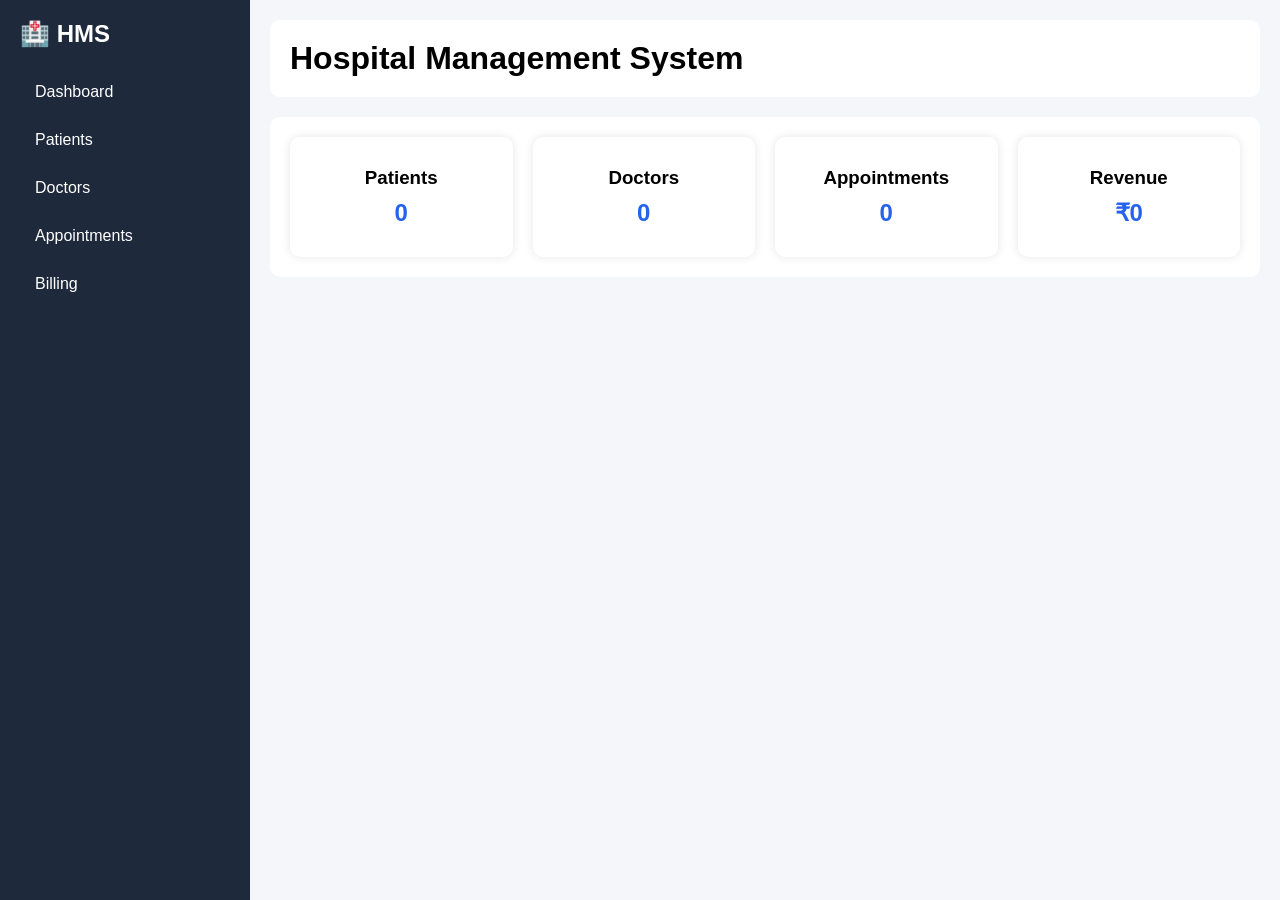
<file: HospitalManagementService/frontend/index.html>
<!DOCTYPE html>
<html>
<head>
    <meta charset="UTF-8">
    <meta name="viewport" content="width=device-width, initial-scale=1.0">

    <title>Hospital Management System</title>

    <link rel="stylesheet" href="css/style.css">
</head>

<body>

<div class="sidebar">

    <h2>🏥 HMS</h2>

    <ul>

        <li onclick="showPage('dashboard')">
            Dashboard
        </li>

        <li onclick="showPage('patients')">
            Patients
        </li>

        <li onclick="showPage('doctors')">
            Doctors
        </li>

        <li onclick="showPage('appointments')">
            Appointments
        </li>

        <li onclick="showPage('billing')">
            Billing
        </li>

    </ul>

</div>

<div class="content">

    <header>

        <h1>
            Hospital Management System
        </h1>

    </header>

    <!-- Dashboard -->

    <section id="dashboard">

        <div class="cards">

            <div class="card">
                <h3>Patients</h3>
                <h1 id="patientCount">0</h1>
            </div>

            <div class="card">
                <h3>Doctors</h3>
                <h1 id="doctorCount">0</h1>
            </div>

            <div class="card">
                <h3>Appointments</h3>
                <h1 id="appointmentCount">0</h1>
            </div>

            <div class="card">
                <h3>Revenue</h3>
                <h1 id="revenueCount">₹0</h1>
            </div>

        </div>

    </section>

    <!-- Patients -->

    <section id="patients" class="hidden">

        <h2>Add Patient</h2>

        <form id="patientForm">

            <input
                id="patientName"
                placeholder="Patient Name">

            <input
                id="patientAge"
                placeholder="Age">

            <input
                id="patientGender"
                placeholder="Gender">

            <input
                id="patientPhone"
                placeholder="Phone">

            <input
                id="patientAddress"
                placeholder="Address">

            <button>
                Save Patient
            </button>

        </form>

        <table>

            <thead>
                <tr>
                    <th>ID</th>
                    <th>Name</th>
                    <th>Age</th>
                    <th>Gender</th>
                </tr>
            </thead>

            <tbody id="patientTable"></tbody>

        </table>

    </section>

    <!-- Doctors -->

    <section id="doctors" class="hidden">

        <h2>Add Doctor</h2>

        <form id="doctorForm">

            <input
                id="doctorName"
                placeholder="Doctor Name">

            <input
                id="specialization"
                placeholder="Specialization">

            <input
                id="experience"
                placeholder="Experience">

            <input
                id="doctorPhone"
                placeholder="Phone">

            <button>
                Save Doctor
            </button>

        </form>

        <table>

            <thead>
            <tr>
                <th>ID</th>
                <th>Name</th>
                <th>Specialization</th>
            </tr>
            </thead>

            <tbody id="doctorTable"></tbody>

        </table>

    </section>

    <!-- Appointments -->

    <section id="appointments" class="hidden">

        <h2>Book Appointment</h2>

        <form id="appointmentForm">

            <input
                id="patientId"
                placeholder="Patient ID">

            <input
                id="doctorId"
                placeholder="Doctor ID">

            <input
                id="appointmentDate"
                type="date">

            <button>
                Book
            </button>

        </form>

        <table>

            <thead>
            <tr>
                <th>ID</th>
                <th>Patient</th>
                <th>Doctor</th>
                <th>Date</th>
            </tr>
            </thead>

            <tbody id="appointmentTable"></tbody>

        </table>

    </section>

    <!-- Billing -->

    <section id="billing" class="hidden">

        <h2>Create Bill</h2>

        <form id="billForm">

            <input
                id="billPatientId"
                placeholder="Patient ID">

            <input
                id="billAmount"
                placeholder="Amount">

            <button>
                Generate Bill
            </button>

        </form>

        <table>

            <thead>
            <tr>
                <th>ID</th>
                <th>Patient</th>
                <th>Amount</th>
                <th>Status</th>
            </tr>
            </thead>

            <tbody id="billTable"></tbody>

        </table>

    </section>

</div>

<script src="js/app.js"></script>

</body>
</html>
</file>
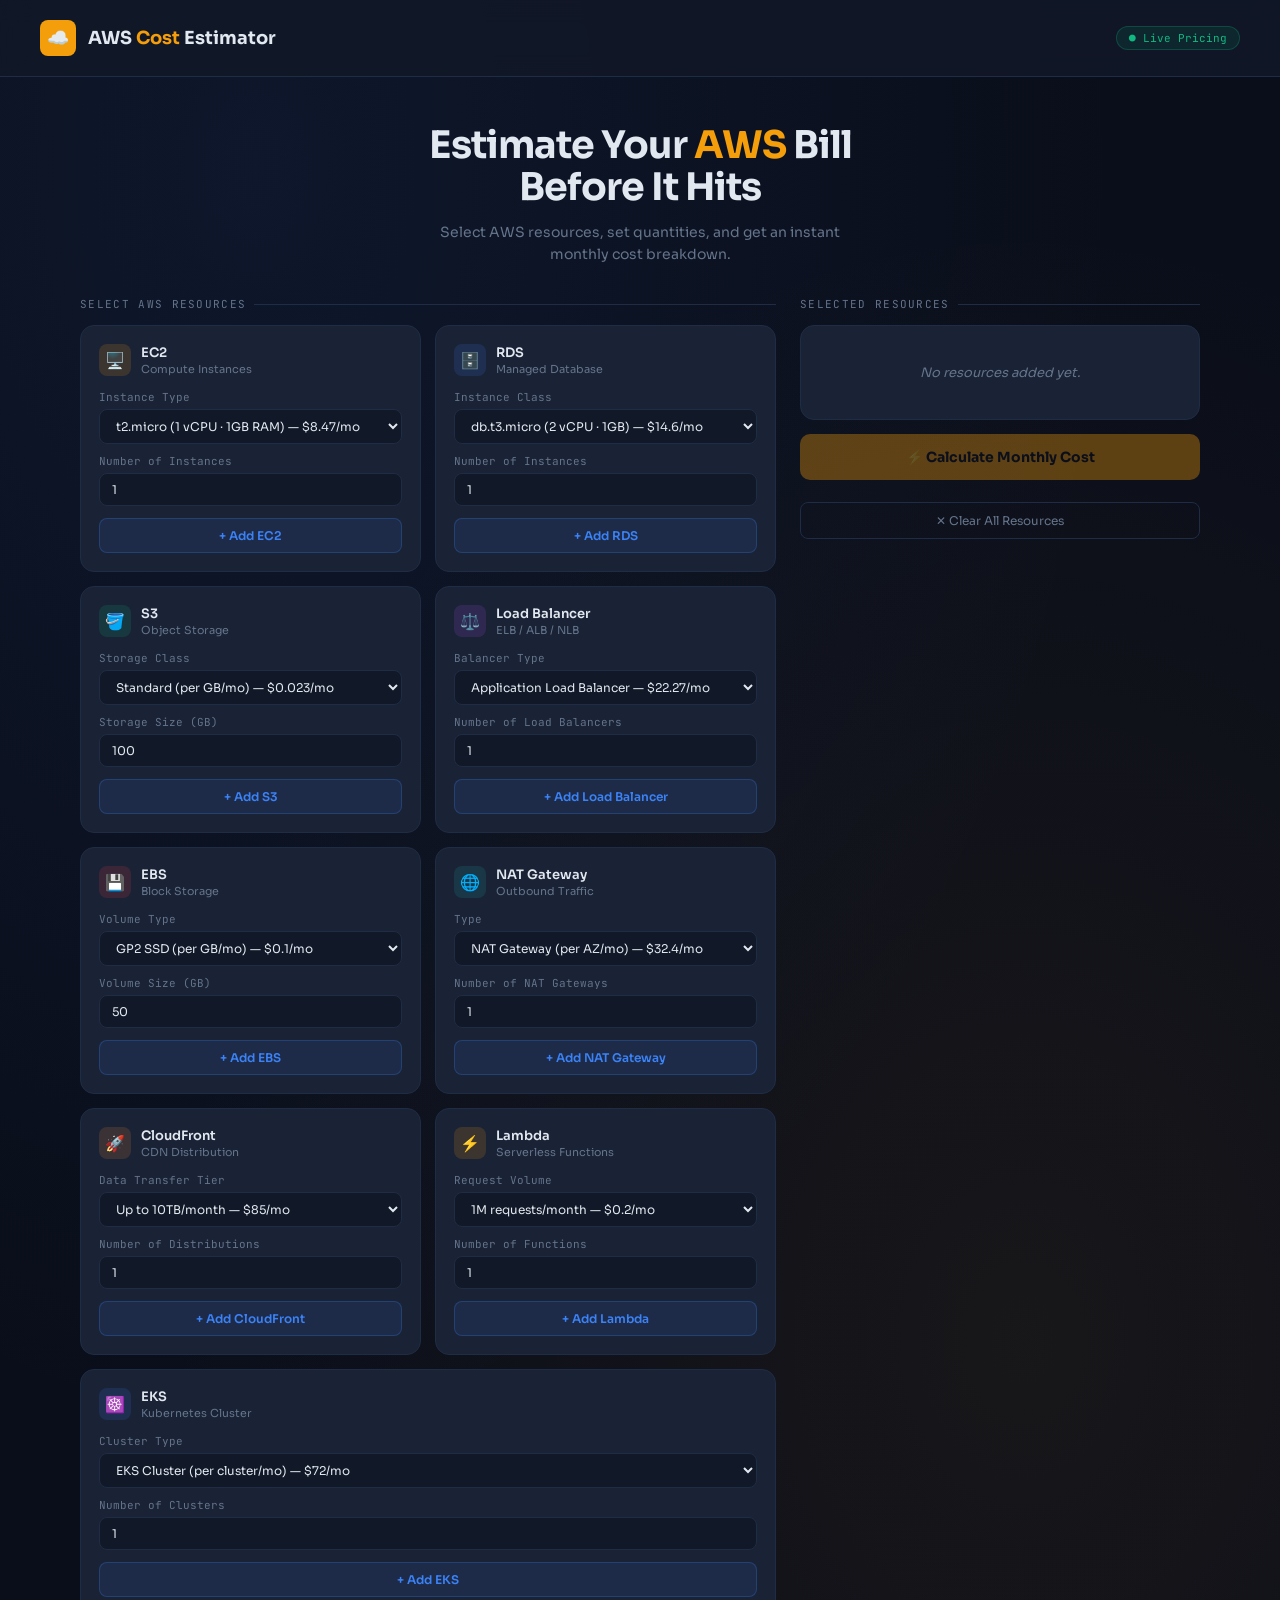
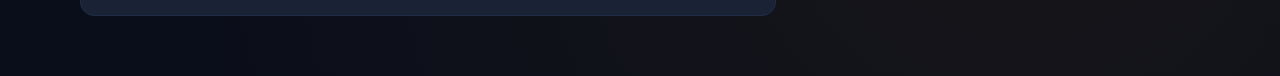
<file: Docker Projects/aws-cost-estimator/templates/index.html>
<!DOCTYPE html>
<html lang="en">
<head>
<meta charset="UTF-8"/>
<meta name="viewport" content="width=device-width, initial-scale=1.0"/>
<title>AWS Cost Estimator</title>
<link href="https://fonts.googleapis.com/css2?family=JetBrains+Mono:wght@400;500;600;700&family=Sora:wght@300;400;500;600;700&display=swap" rel="stylesheet"/>
<style>
  :root {
    --bg:      #0A0E1A;
    --surface: #111827;
    --card:    #1A2235;
    --border:  #1E2D45;
    --accent:  #F59E0B;
    --accent2: #3B82F6;
    --accent3: #10B981;
    --text:    #E2E8F0;
    --muted:   #64748B;
    --danger:  #EF4444;
    --mono:    'JetBrains Mono', monospace;
    --sans:    'Sora', sans-serif;
  }
  * { margin:0; padding:0; box-sizing:border-box; }
  body {
    background: var(--bg); color: var(--text);
    font-family: var(--sans); min-height:100vh;
    background-image:
      radial-gradient(ellipse at 20% 10%, rgba(59,130,246,0.08) 0%, transparent 60%),
      radial-gradient(ellipse at 80% 80%, rgba(245,158,11,0.06) 0%, transparent 60%);
  }
  header {
    padding: 20px 40px; border-bottom: 1px solid var(--border);
    display: flex; align-items: center; justify-content: space-between;
    background: rgba(17,24,39,0.9); backdrop-filter: blur(12px);
    position: sticky; top:0; z-index:100;
  }
  .logo { display:flex; align-items:center; gap:12px; }
  .logo-icon {
    width:36px; height:36px; background:var(--accent);
    border-radius:8px; display:flex; align-items:center; justify-content:center; font-size:18px;
  }
  .logo-text { font-size:18px; font-weight:700; }
  .logo-text span { color:var(--accent); }
  .header-badge {
    font-family:var(--mono); font-size:11px; color:var(--accent3);
    background:rgba(16,185,129,0.1); border:1px solid rgba(16,185,129,0.25);
    padding:4px 12px; border-radius:20px;
  }
  .hero { text-align:center; padding:48px 40px 32px; }
  .hero-tag {
    font-family:var(--mono); font-size:11px; color:var(--accent2);
    background:rgba(59,130,246,0.1); border:1px solid rgba(59,130,246,0.2);
    padding:4px 14px; border-radius:20px; display:inline-block; margin-bottom:18px;
  }
  .hero h1 { font-size:38px; font-weight:700; letter-spacing:-1px; line-height:1.1; margin-bottom:12px; }
  .hero h1 span { color:var(--accent); }
  .hero p { color:var(--muted); font-size:14px; max-width:460px; margin:0 auto; line-height:1.6; }

  .main {
    max-width:1200px; margin:0 auto; padding:0 40px 60px;
    display:grid; grid-template-columns:1fr 400px; gap:24px; align-items:start;
  }
  .section-title {
    font-size:11px; font-family:var(--mono); color:var(--muted);
    text-transform:uppercase; letter-spacing:0.12em;
    margin-bottom:14px; display:flex; align-items:center; gap:8px;
  }
  .section-title::after { content:''; flex:1; height:1px; background:var(--border); }

  .services-grid { display:grid; grid-template-columns:1fr 1fr; gap:14px; }
  .service-card {
    background:var(--card); border:1px solid var(--border);
    border-radius:14px; padding:18px;
    transition:border-color 0.2s, transform 0.2s;
  }
  .service-card:hover { border-color:rgba(245,158,11,0.3); transform:translateY(-2px); }
  .service-header { display:flex; align-items:center; gap:10px; margin-bottom:14px; }
  .service-icon {
    width:32px; height:32px; border-radius:8px;
    display:flex; align-items:center; justify-content:center; font-size:16px; flex-shrink:0;
  }
  .service-name { font-size:13px; font-weight:600; }
  .service-sub  { font-size:11px; color:var(--muted); margin-top:1px; }
  .field-row { display:flex; flex-direction:column; gap:5px; margin-bottom:10px; }
  .field-row:last-of-type { margin-bottom:0; }
  label { font-size:11px; color:var(--muted); font-family:var(--mono); }
  select, input[type="number"] {
    background:var(--surface); border:1px solid var(--border);
    color:var(--text); border-radius:8px; padding:8px 12px;
    font-size:12px; font-family:var(--sans); width:100%; outline:none;
    transition:border-color 0.2s; appearance:auto;
  }
  select:focus, input[type="number"]:focus { border-color:var(--accent2); }
  .add-btn {
    width:100%; margin-top:12px; padding:9px;
    background:rgba(59,130,246,0.1); border:1px solid rgba(59,130,246,0.25);
    color:var(--accent2); border-radius:8px; font-size:12px;
    font-family:var(--sans); font-weight:600; cursor:pointer;
    transition:all 0.2s; display:flex; align-items:center; justify-content:center; gap:6px;
  }
  .add-btn:hover { background:rgba(59,130,246,0.2); border-color:var(--accent2); }

  .right-panel { position:sticky; top:80px; }
  .selected-panel {
    background:var(--card); border:1px solid var(--border);
    border-radius:14px; padding:18px; margin-bottom:14px;
  }
  .selected-list { list-style:none; display:flex; flex-direction:column; gap:8px; min-height:56px; }
  .selected-item {
    display:flex; align-items:center; justify-content:space-between;
    background:var(--surface); border:1px solid var(--border);
    border-radius:8px; padding:10px 12px;
    animation:slideIn 0.2s ease;
  }
  @keyframes slideIn { from{opacity:0;transform:translateX(-8px)} to{opacity:1;transform:translateX(0)} }
  .item-info { flex:1; }
  .item-service {
    font-size:10px; font-family:var(--mono); color:var(--accent);
    background:rgba(245,158,11,0.1); padding:1px 6px; border-radius:4px;
    display:inline-block; margin-bottom:3px;
  }
  .item-name { font-size:12px; font-weight:500; }
  .item-qty  { font-size:11px; color:var(--muted); margin-top:1px; }
  .item-cost { font-family:var(--mono); font-size:13px; font-weight:600; color:var(--accent3); margin:0 10px; }
  .remove-btn {
    background:rgba(239,68,68,0.1); border:1px solid rgba(239,68,68,0.2);
    color:var(--danger); width:24px; height:24px; border-radius:6px;
    cursor:pointer; font-size:16px; display:flex; align-items:center; justify-content:center;
    flex-shrink:0; transition:all 0.2s; line-height:1;
  }
  .remove-btn:hover { background:rgba(239,68,68,0.25); }
  .empty-state { text-align:center; color:var(--muted); font-size:13px; padding:20px 0; font-style:italic; }

  .calculate-btn {
    width:100%; padding:14px; background:var(--accent);
    color:#0A0E1A; border:none; border-radius:10px;
    font-size:14px; font-weight:700; font-family:var(--sans);
    cursor:pointer; transition:all 0.2s;
    display:flex; align-items:center; justify-content:center; gap:8px; margin-bottom:12px;
  }
  .calculate-btn:hover { background:#FBBF24; transform:translateY(-1px); }
  .calculate-btn:disabled { opacity:0.35; cursor:not-allowed; transform:none; }

  .result-card {
    background:var(--card); border:1px solid var(--border);
    border-radius:14px; padding:20px; display:none;
    animation:fadeUp 0.3s ease;
  }
  .result-card.show { display:block; }
  @keyframes fadeUp { from{opacity:0;transform:translateY(10px)} to{opacity:1;transform:translateY(0)} }
  .cost-total {
    text-align:center; padding:16px 0 14px;
    border-bottom:1px solid var(--border); margin-bottom:14px;
  }
  .cost-label { font-size:10px; color:var(--muted); font-family:var(--mono); margin-bottom:6px; letter-spacing:0.1em; }
  .cost-amount { font-size:40px; font-weight:700; font-family:var(--mono); color:var(--accent); line-height:1; }
  .cost-period { font-size:12px; color:var(--muted); margin-top:4px; }
  .cost-annual { font-size:13px; color:var(--accent3); font-family:var(--mono); margin-top:8px; font-weight:500; }
  .breakdown-title { font-size:10px; font-family:var(--mono); color:var(--muted); text-transform:uppercase; letter-spacing:0.1em; margin-bottom:10px; }
  .breakdown-list { list-style:none; display:flex; flex-direction:column; gap:6px; }
  .breakdown-item {
    display:flex; justify-content:space-between; align-items:center;
    padding:8px 10px; background:var(--surface); border-radius:7px; font-size:12px;
  }
  .breakdown-item-name { color:var(--text); flex:1; }
  .breakdown-item-qty  { color:var(--muted); font-family:var(--mono); font-size:11px; margin:0 8px; }
  .breakdown-item-cost { color:var(--accent3); font-family:var(--mono); font-weight:600; }
  .clear-btn {
    width:100%; padding:10px; background:transparent;
    border:1px solid var(--border); color:var(--muted);
    border-radius:8px; font-size:12px; font-family:var(--sans);
    cursor:pointer; transition:all 0.2s; margin-top:10px;
  }
  .clear-btn:hover { border-color:var(--danger); color:var(--danger); }

  .icon-ec2  { background:rgba(245,158,11,0.15); }
  .icon-rds  { background:rgba(59,130,246,0.15); }
  .icon-s3   { background:rgba(16,185,129,0.15); }
  .icon-elb  { background:rgba(168,85,247,0.15); }
  .icon-ebs  { background:rgba(239,68,68,0.15); }
  .icon-nat  { background:rgba(20,184,166,0.15); }
  .icon-cf   { background:rgba(251,146,60,0.15); }
  .icon-lbd  { background:rgba(245,158,11,0.15); }
  .icon-eks  { background:rgba(59,130,246,0.15); }

  @media(max-width:900px){
    .main{ grid-template-columns:1fr; }
    .right-panel{ position:static; }
    .services-grid{ grid-template-columns:1fr; }
    header{ padding:16px 20px; }
    .hero{ padding:32px 20px 20px; }
    .hero h1{ font-size:26px; }
    .main{ padding:0 20px 40px; }
  }
</style>
</head>
<body>

<header>
  <div class="logo">
    <div class="logo-icon">☁️</div>
    <div class="logo-text">AWS <span>Cost</span> Estimator</div>
  </div>
  <div class="header-badge">● Live Pricing</div>
</header>

<div class="hero">
  <h1>Estimate Your <span>AWS</span> Bill<br/>Before It Hits</h1>
  <p>Select AWS resources, set quantities, and get an instant monthly cost breakdown.</p>
</div>

<div class="main">
  <div>
    <div class="section-title">Select AWS Resources</div>
    <div class="services-grid" id="services-grid"></div>
  </div>

  <div class="right-panel">
    <div class="section-title">Selected Resources</div>
    <div class="selected-panel">
      <ul class="selected-list" id="selected-list">
        <li class="empty-state">No resources added yet.</li>
      </ul>
    </div>
    <button class="calculate-btn" onclick="calculate()" id="calc-btn" disabled>
      ⚡ Calculate Monthly Cost
    </button>
    <div class="result-card" id="result-card">
      <div class="cost-total">
        <div class="cost-label">ESTIMATED MONTHLY COST</div>
        <div class="cost-amount" id="total-cost">$0.00</div>
        <div class="cost-period">per month · USD</div>
        <div class="cost-annual" id="annual-cost"></div>
      </div>
      <div class="breakdown-title">Cost Breakdown</div>
      <ul class="breakdown-list" id="breakdown-list"></ul>
    </div>
    <button class="clear-btn" onclick="clearAll()">✕ Clear All Resources</button>
  </div>
</div>

<script>
// ── ALL PRICING DATA ──
const PRICING = {
  ec2: {
    icon: "🖥️", iconClass: "icon-ec2", name: "EC2", sub: "Compute Instances",
    label: "Instance Type", qtyLabel: "Number of Instances", defaultQty: 1,
    options: {
      "t2.micro":   { price: 8.47,   label: "t2.micro (1 vCPU · 1GB RAM)" },
      "t2.small":   { price: 16.94,  label: "t2.small (1 vCPU · 2GB RAM)" },
      "t2.medium":  { price: 33.89,  label: "t2.medium (2 vCPU · 4GB RAM)" },
      "t3.medium":  { price: 30.37,  label: "t3.medium (2 vCPU · 4GB RAM)" },
      "t3.large":   { price: 60.74,  label: "t3.large (2 vCPU · 8GB RAM)" },
      "m5.large":   { price: 70.08,  label: "m5.large (2 vCPU · 8GB RAM)" },
      "m5.xlarge":  { price: 140.16, label: "m5.xlarge (4 vCPU · 16GB RAM)" },
      "m5.2xlarge": { price: 280.32, label: "m5.2xlarge (8 vCPU · 32GB RAM)" },
      "c5.large":   { price: 62.05,  label: "c5.large (2 vCPU · 4GB RAM)" },
      "c5.xlarge":  { price: 124.10, label: "c5.xlarge (4 vCPU · 8GB RAM)" },
      "r5.large":   { price: 91.98,  label: "r5.large (2 vCPU · 16GB RAM)" },
      "r5.xlarge":  { price: 183.96, label: "r5.xlarge (4 vCPU · 32GB RAM)" },
    }
  },
  rds: {
    icon: "🗄️", iconClass: "icon-rds", name: "RDS", sub: "Managed Database",
    label: "Instance Class", qtyLabel: "Number of Instances", defaultQty: 1,
    options: {
      "db.t3.micro":  { price: 14.60,  label: "db.t3.micro (2 vCPU · 1GB)" },
      "db.t3.small":  { price: 29.20,  label: "db.t3.small (2 vCPU · 2GB)" },
      "db.t3.medium": { price: 58.40,  label: "db.t3.medium (2 vCPU · 4GB)" },
      "db.m5.large":  { price: 124.10, label: "db.m5.large (2 vCPU · 8GB)" },
      "db.m5.xlarge": { price: 248.20, label: "db.m5.xlarge (4 vCPU · 16GB)" },
      "db.r5.large":  { price: 175.20, label: "db.r5.large (2 vCPU · 16GB)" },
    }
  },
  s3: {
    icon: "🪣", iconClass: "icon-s3", name: "S3", sub: "Object Storage",
    label: "Storage Class", qtyLabel: "Storage Size (GB)", defaultQty: 100,
    options: {
      "standard":   { price: 0.023,  label: "Standard (per GB/mo)" },
      "infrequent": { price: 0.0125, label: "Infrequent Access (per GB/mo)" },
      "glacier":    { price: 0.004,  label: "Glacier (per GB/mo)" },
    }
  },
  elb: {
    icon: "⚖️", iconClass: "icon-elb", name: "Load Balancer", sub: "ELB / ALB / NLB",
    label: "Balancer Type", qtyLabel: "Number of Load Balancers", defaultQty: 1,
    options: {
      "application": { price: 22.27, label: "Application Load Balancer" },
      "network":     { price: 19.71, label: "Network Load Balancer" },
      "classic":     { price: 18.40, label: "Classic Load Balancer" },
    }
  },
  ebs: {
    icon: "💾", iconClass: "icon-ebs", name: "EBS", sub: "Block Storage",
    label: "Volume Type", qtyLabel: "Volume Size (GB)", defaultQty: 50,
    options: {
      "gp2": { price: 0.10,  label: "GP2 SSD (per GB/mo)" },
      "gp3": { price: 0.08,  label: "GP3 SSD (per GB/mo)" },
      "io1": { price: 0.125, label: "IO1 Provisioned (per GB/mo)" },
      "st1": { price: 0.045, label: "ST1 HDD (per GB/mo)" },
    }
  },
  nat: {
    icon: "🌐", iconClass: "icon-nat", name: "NAT Gateway", sub: "Outbound Traffic",
    label: "Type", qtyLabel: "Number of NAT Gateways", defaultQty: 1,
    options: {
      "nat_gateway": { price: 32.40, label: "NAT Gateway (per AZ/mo)" },
    }
  },
  cloudfront: {
    icon: "🚀", iconClass: "icon-cf", name: "CloudFront", sub: "CDN Distribution",
    label: "Data Transfer Tier", qtyLabel: "Number of Distributions", defaultQty: 1,
    options: {
      "10tb":  { price: 85.00,  label: "Up to 10TB/month" },
      "50tb":  { price: 340.00, label: "Up to 50TB/month" },
      "100tb": { price: 640.00, label: "Up to 100TB/month" },
    }
  },
  lambda: {
    icon: "⚡", iconClass: "icon-lbd", name: "Lambda", sub: "Serverless Functions",
    label: "Request Volume", qtyLabel: "Number of Functions", defaultQty: 1,
    options: {
      "1m_req":   { price: 0.20,  label: "1M requests/month" },
      "10m_req":  { price: 2.00,  label: "10M requests/month" },
      "100m_req": { price: 20.00, label: "100M requests/month" },
    }
  },
  eks: {
    icon: "☸️", iconClass: "icon-eks", name: "EKS", sub: "Kubernetes Cluster",
    label: "Cluster Type", qtyLabel: "Number of Clusters", defaultQty: 1,
    options: {
      "cluster": { price: 72.00, label: "EKS Cluster (per cluster/mo)" },
    }
  }
};

// ── BUILD SERVICE CARDS DYNAMICALLY ──
function buildCards() {
  const grid = document.getElementById('services-grid');
  const keys = Object.keys(PRICING);
  keys.forEach((serviceKey, i) => {
    const svc = PRICING[serviceKey];
    const isLast = i === keys.length - 1;
    const span = isLast && keys.length % 2 !== 0 ? 'grid-column:span 2;' : '';

    let optionsHTML = Object.entries(svc.options).map(([key, val]) =>
      `<option value="${key}">${val.label} — $${val.price}/mo</option>`
    ).join('');

    const card = document.createElement('div');
    card.className = 'service-card';
    card.style.cssText = span;
    card.innerHTML = `
      <div class="service-header">
        <div class="service-icon ${svc.iconClass}">${svc.icon}</div>
        <div>
          <div class="service-name">${svc.name}</div>
          <div class="service-sub">${svc.sub}</div>
        </div>
      </div>
      <div class="field-row">
        <label>${svc.label}</label>
        <select id="${serviceKey}-type">${optionsHTML}</select>
      </div>
      <div class="field-row">
        <label>${svc.qtyLabel}</label>
        <input type="number" id="${serviceKey}-qty" value="${svc.defaultQty}" min="1"/>
      </div>
      <button class="add-btn" onclick="addResource('${serviceKey}')">+ Add ${svc.name}</button>
    `;
    grid.appendChild(card);
  });
}

// ── STATE ──
let resources  = [];
let idCounter  = 0;

function addResource(serviceKey) {
  const svc         = PRICING[serviceKey];
  const resourceKey = document.getElementById(serviceKey + '-type').value;
  const quantity    = parseFloat(document.getElementById(serviceKey + '-qty').value) || 1;
  const option      = svc.options[resourceKey];

  resources.push({
    id:         ++idCounter,
    serviceKey,
    resourceKey,
    serviceName: svc.name,
    label:       option.label,
    price:       option.price,
    quantity,
    cost:        option.price * quantity
  });
  renderList();
}

function removeResource(id) {
  resources = resources.filter(r => r.id !== id);
  renderList();
  document.getElementById('result-card').classList.remove('show');
}

function renderList() {
  const list    = document.getElementById('selected-list');
  const calcBtn = document.getElementById('calc-btn');
  list.innerHTML = '';

  if (resources.length === 0) {
    list.innerHTML = '<li class="empty-state">No resources added yet.</li>';
    calcBtn.disabled = true;
    return;
  }

  calcBtn.disabled = false;
  resources.forEach(r => {
    const li = document.createElement('li');
    li.className = 'selected-item';
    li.innerHTML = `
      <div class="item-info">
        <span class="item-service">${r.serviceName}</span>
        <div class="item-name">${r.label}</div>
        <div class="item-qty">× ${r.quantity}</div>
      </div>
      <div class="item-cost">$${r.cost.toFixed(2)}</div>
      <button class="remove-btn" onclick="removeResource(${r.id})">×</button>
    `;
    list.appendChild(li);
  });
}

function calculate() {
  const total    = resources.reduce((sum, r) => sum + r.cost, 0);
  const annual   = total * 12;

  document.getElementById('total-cost').textContent  = '$' + total.toFixed(2);
  document.getElementById('annual-cost').textContent = '≈ $' + annual.toFixed(2) + ' / year';

  const bList = document.getElementById('breakdown-list');
  bList.innerHTML = '';
  resources.forEach(r => {
    const li = document.createElement('li');
    li.className = 'breakdown-item';
    li.innerHTML = `
      <span class="breakdown-item-name">${r.label}</span>
      <span class="breakdown-item-qty">×${r.quantity}</span>
      <span class="breakdown-item-cost">$${r.cost.toFixed(2)}</span>
    `;
    bList.appendChild(li);
  });

  document.getElementById('result-card').classList.add('show');
}

function clearAll() {
  resources = [];
  renderList();
  document.getElementById('result-card').classList.remove('show');
}

// Init
buildCards();
</script>
</body>
</html>
</file>
<file: HospitalManagementService/frontend/css/style.css>
*{
margin:0;
padding:0;
box-sizing:border-box;
font-family:Arial;
}

body{
display:flex;
background:#f4f6f9;
}

.sidebar{
width:250px;
height:100vh;
background:#1e293b;
color:white;
padding:20px;
}

.sidebar ul{
list-style:none;
margin-top:20px;
}

.sidebar li{
padding:15px;
cursor:pointer;
border-radius:8px;
}

.sidebar li:hover{
background:#334155;
}

.content{
flex:1;
padding:20px;
}

header{
background:white;
padding:20px;
border-radius:10px;
margin-bottom:20px;
}

.cards{
display:grid;
grid-template-columns:repeat(4,1fr);
gap:20px;
}

.card{
background:white;
padding:30px;
border-radius:10px;
box-shadow:0 0 10px rgba(0,0,0,.1);
text-align:center;
}

.card h1{
margin-top:10px;
color:#2563eb;
}

section{
background:white;
padding:20px;
margin-top:20px;
border-radius:10px;
}

.hidden{
display:none;
}

form{
display:grid;
grid-template-columns:repeat(3,1fr);
gap:10px;
margin-bottom:20px;
}

input{
padding:12px;
border:1px solid #ddd;
border-radius:5px;
}

button{
padding:12px;
background:#2563eb;
color:white;
border:none;
border-radius:5px;
cursor:pointer;
}

table{
width:100%;
border-collapse:collapse;
}

th,td{
padding:12px;
border:1px solid #ddd;
text-align:left;
}

th{
background:#2563eb;
color:white;
}
</file>
